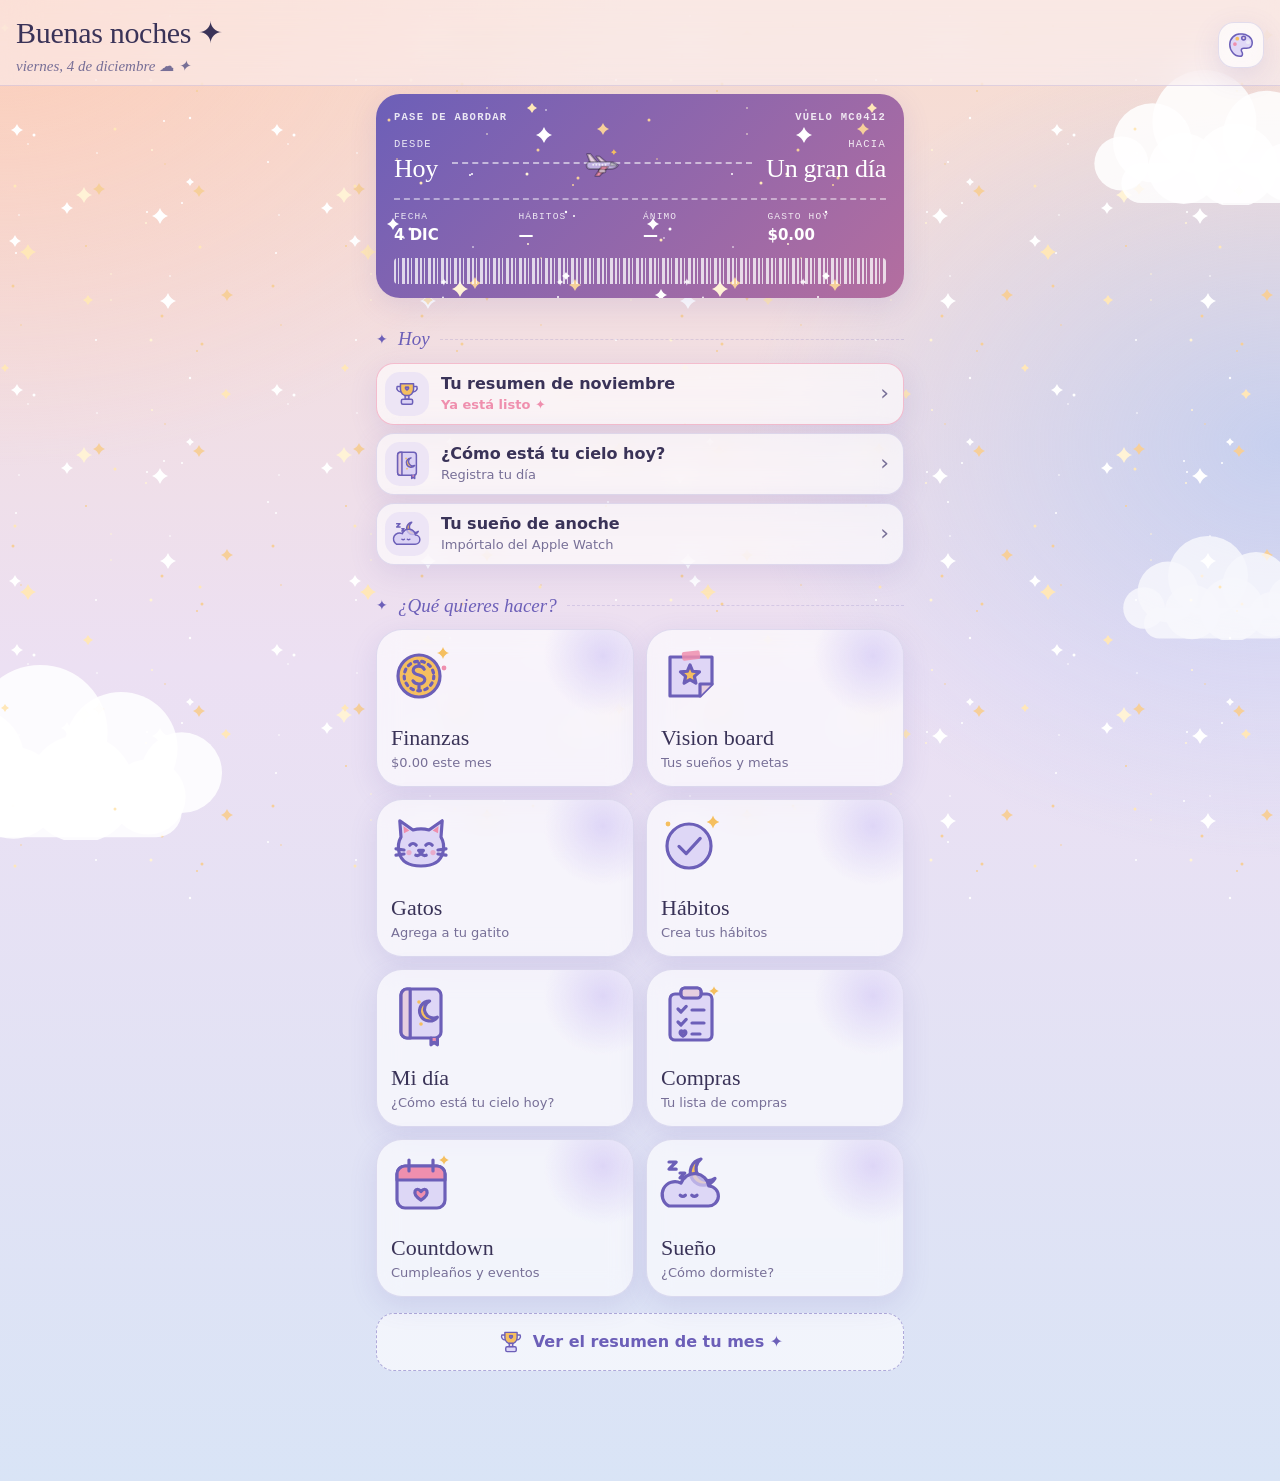
<file: docs/index.html>
<!doctype html>
<html lang="es" data-root="./">
<head>
<meta charset="utf-8">
<meta name="viewport" content="width=device-width, initial-scale=1, viewport-fit=cover">
<title>Mi cielo</title>
<meta name="robots" content="noindex, nofollow">
<meta name="theme-color" content="#efe6f3">
<meta name="apple-mobile-web-app-capable" content="yes">
<meta name="mobile-web-app-capable" content="yes">
<meta name="apple-mobile-web-app-title" content="Mi cielo">
<link rel="manifest" href="manifest.webmanifest">
<link rel="icon" href="icon.svg" type="image/svg+xml">
<link rel="apple-touch-icon" href="apple-touch-icon.png">
<link rel="stylesheet" href="shared/base.css">
<link rel="stylesheet" href="hub.css">
<script src="shared/theme-early.js"></script>
</head>
<body class="no-tabbar">
<header class="topbar">
  <div class="titles">
    <h1 id="title">Hola</h1>
    <p class="subtitle" id="subtitle"></p>
  </div>
  <a class="home-btn" href="ajustes/" data-nav aria-label="Ajustes"><span data-icon="tab_ajustes"></span></a>
</header>

<main>
  <section class="hero bp" id="hero" data-photo-card></section>

  <div id="today"></div>

  <h2>¿Qué quieres hacer?</h2>
  <nav class="tiles" id="tiles" aria-label="Secciones"></nav>

  <a class="month-link" href="resumen/" data-nav><span data-icon="trofeo"></span>Ver el resumen de tu mes ✦</a>
</main>

<script src="shared/icons.js"></script>
<script src="shared/core.js"></script>
<script src="hub.js"></script>
</body>
</html>
</file>
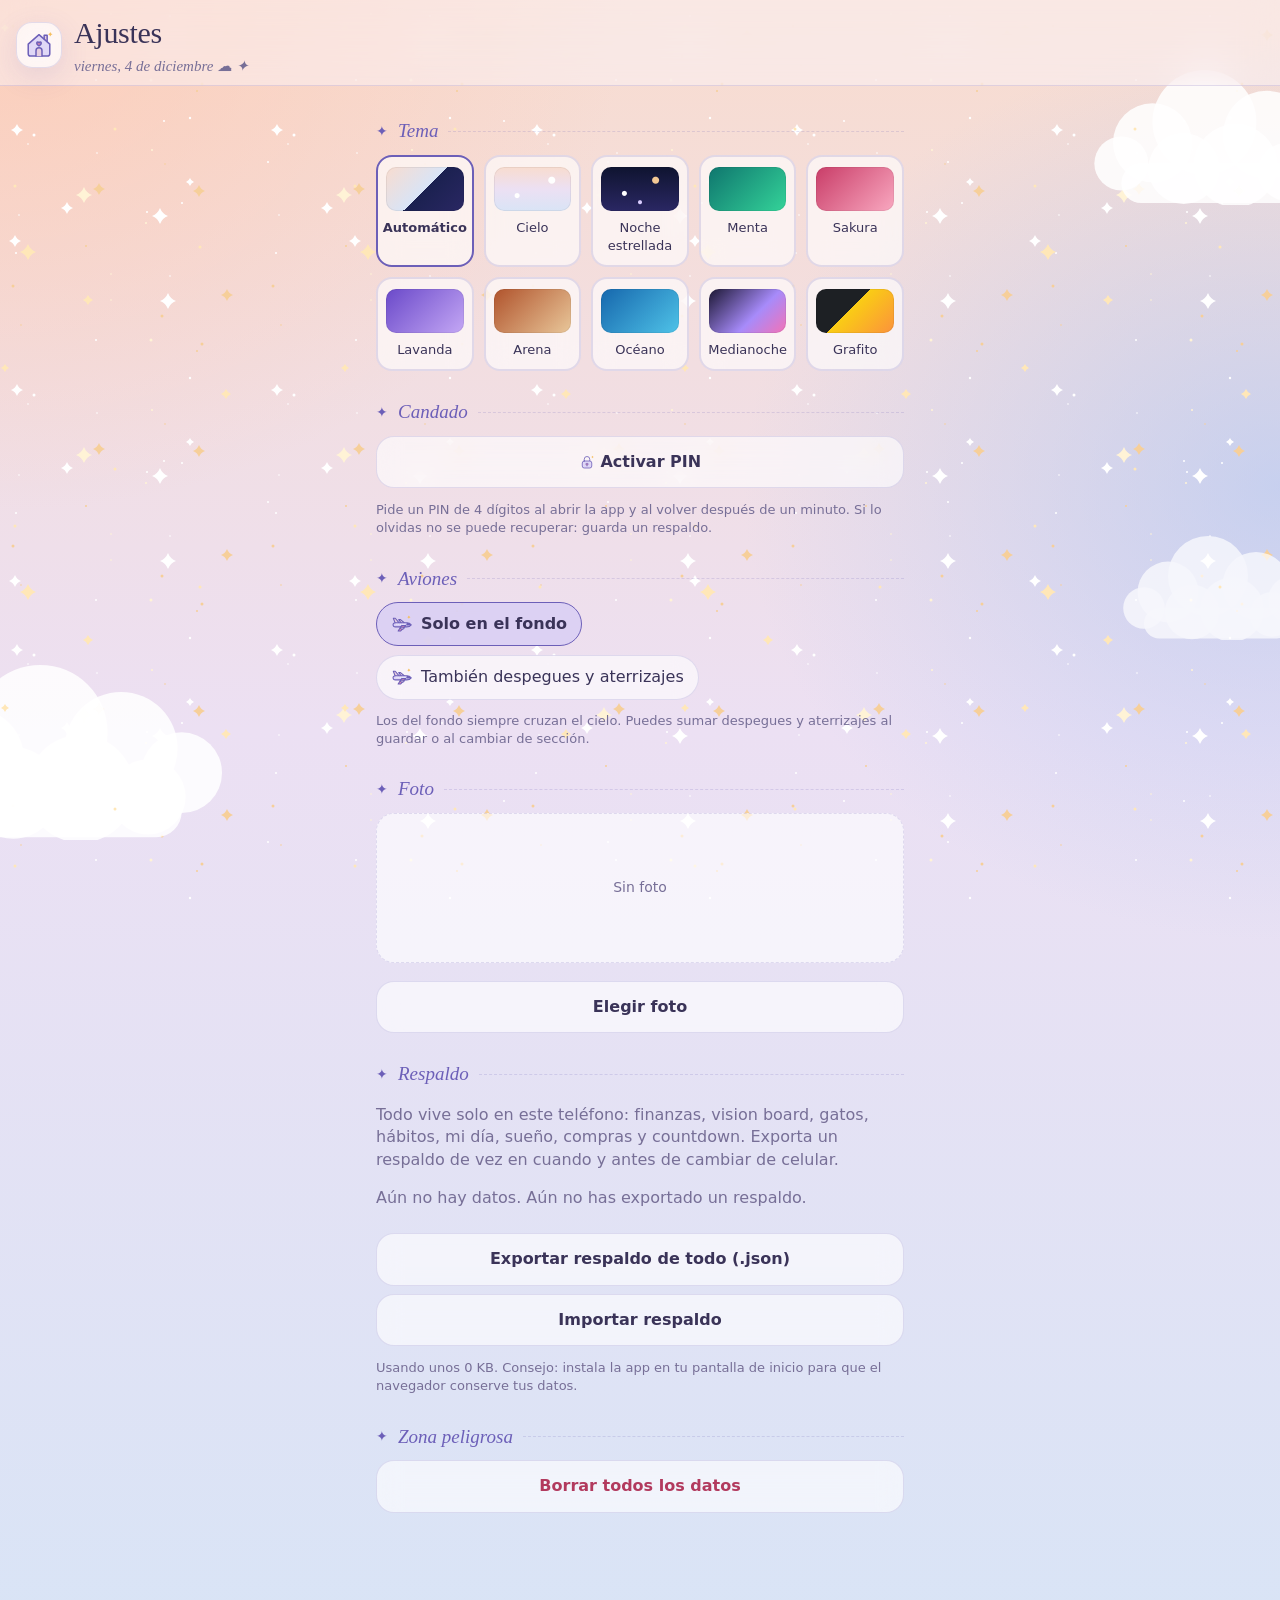
<file: docs/ajustes/index.html>
<!doctype html>
<html lang="es" data-root="../">
<head>
<meta charset="utf-8">
<meta name="viewport" content="width=device-width, initial-scale=1, viewport-fit=cover">
<title>Ajustes · Mi cielo</title>
<meta name="robots" content="noindex, nofollow">
<meta name="theme-color" content="#efe6f3">
<meta name="apple-mobile-web-app-capable" content="yes">
<meta name="mobile-web-app-capable" content="yes">
<meta name="apple-mobile-web-app-title" content="Mi cielo">
<link rel="manifest" href="../manifest.webmanifest">
<link rel="icon" href="../icon.svg" type="image/svg+xml">
<link rel="apple-touch-icon" href="../apple-touch-icon.png">
<link rel="stylesheet" href="../shared/base.css">
<script src="../shared/theme-early.js"></script>
</head>
<body class="no-tabbar">
<header class="topbar">
  <a class="home-btn" href="../" data-nav aria-label="Volver al inicio"><span data-icon="casa"></span></a>
  <div class="titles">
    <h1>Ajustes</h1>
    <p class="subtitle" id="subtitle"></p>
  </div>
</header>

<main>
  <h2>Tema</h2>
  <div class="themes" id="themes"></div>

  <h2>Candado</h2>
  <div id="lockAdmin"></div>
  <p class="muted small">Pide un PIN de 4 dígitos al abrir la app y al volver después de un minuto. Si lo olvidas no se puede recuperar: guarda un respaldo.</p>

  <h2>Aviones</h2>
  <div class="chips" id="planes"></div>
  <p class="muted small">Los del fondo siempre cruzan el cielo. Puedes sumar despegues y aterrizajes al guardar o al cambiar de sección.</p>

  <h2>Foto</h2>
  <div class="photo-admin">
    <div class="photo-preview" id="photoPreview"></div>
    <div class="stack" id="photoControls"></div>
    <input type="file" id="photoFile" accept="image/*" hidden>
  </div>

  <h2>Respaldo</h2>
  <p class="muted">Todo vive solo en este teléfono: finanzas, vision board, gatos, hábitos, mi día, sueño, compras y countdown. Exporta un respaldo de vez en cuando y antes de cambiar de celular.</p>
  <p class="muted" id="backupInfo"></p>
  <div class="stack">
    <button type="button" class="btn" id="exportJson">Exportar respaldo de todo (.json)</button>
    <button type="button" class="btn" id="importJson">Importar respaldo</button>
    <input type="file" id="importFile" accept="application/json,.json" hidden>
  </div>
  <p class="muted small" id="storageInfo"></p>

  <h2>Zona peligrosa</h2>
  <button type="button" class="btn danger" id="wipe">Borrar todos los datos</button>
</main>

<script src="../shared/icons.js"></script>
<script src="../shared/core.js"></script>
<script src="ajustes.js"></script>
</body>
</html>
</file>
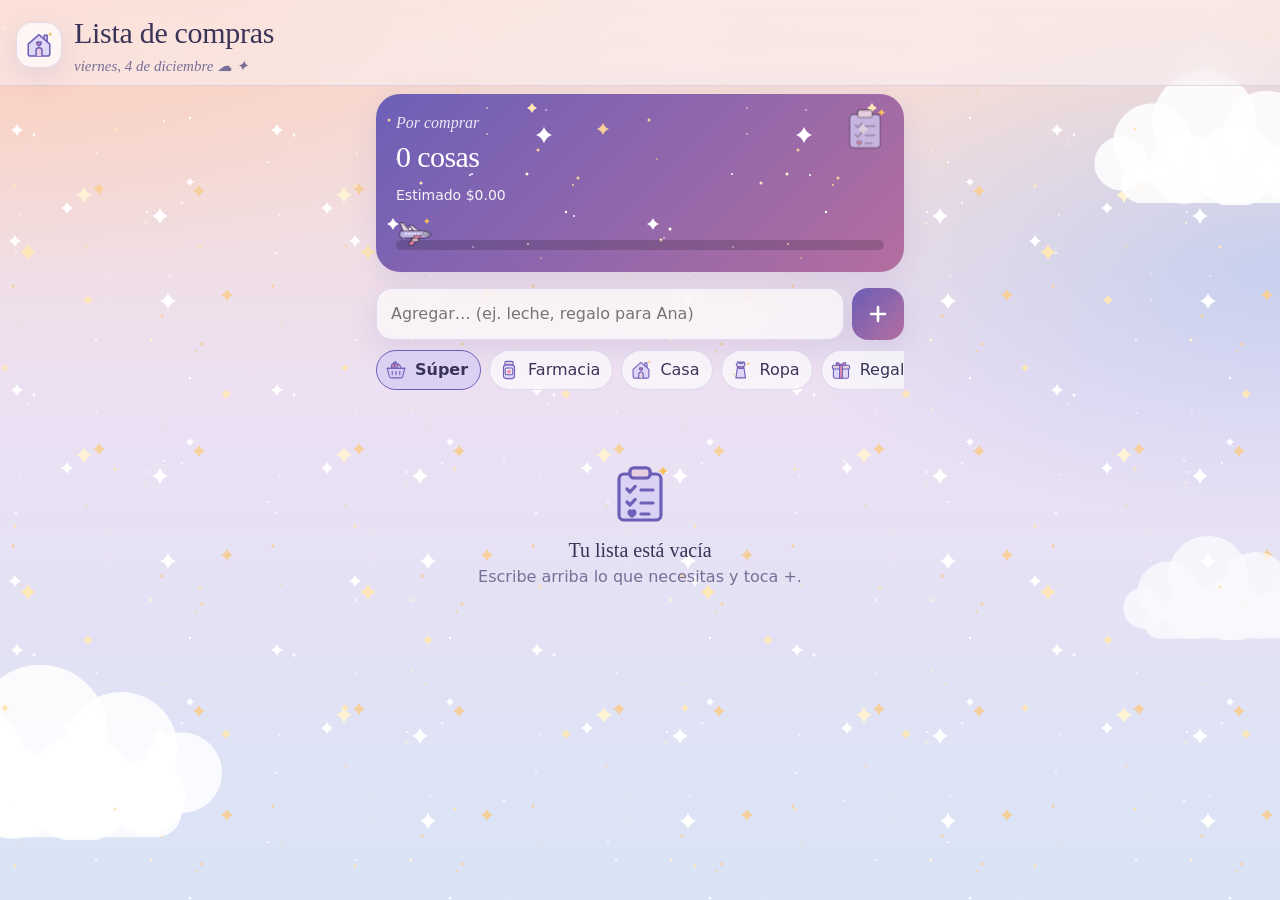
<file: docs/compras/index.html>
<!doctype html>
<html lang="es" data-root="../">
<head>
<meta charset="utf-8">
<meta name="viewport" content="width=device-width, initial-scale=1, viewport-fit=cover">
<title>Compras · Mi cielo</title>
<meta name="robots" content="noindex, nofollow">
<meta name="theme-color" content="#efe6f3">
<meta name="apple-mobile-web-app-capable" content="yes">
<meta name="mobile-web-app-capable" content="yes">
<meta name="apple-mobile-web-app-title" content="Mi cielo">
<link rel="manifest" href="../manifest.webmanifest">
<link rel="icon" href="../icon.svg" type="image/svg+xml">
<link rel="apple-touch-icon" href="../apple-touch-icon.png">
<link rel="stylesheet" href="../shared/base.css">
<link rel="stylesheet" href="compras.css">
<script src="../shared/theme-early.js"></script>
</head>
<body class="no-tabbar">
<header class="topbar">
  <a class="home-btn" href="../" data-nav aria-label="Volver al inicio"><span data-icon="casa"></span></a>
  <div class="titles">
    <h1>Lista de compras</h1>
    <p class="subtitle" id="subtitle"></p>
  </div>
</header>

<main>
  <section class="hero shop-hero" id="hero" data-photo-card></section>

  <form class="quick" id="quick" autocomplete="off">
    <input id="qName" placeholder="Agregar… (ej. leche, regalo para Ana)" enterkeyhint="done" aria-label="Agregar a la lista">
    <button type="submit" class="quick-add" aria-label="Agregar"><svg viewBox="0 0 24 24"><path d="M12 5v14M5 12h14"/></svg></button>
  </form>
  <div class="chips cats" id="qCats"></div>

  <div class="chips filters" id="filters"></div>
  <div id="list"></div>
  <div id="cart"></div>
</main>

<script src="../shared/icons.js"></script>
<script src="../shared/core.js"></script>
<script src="compras.js"></script>
</body>
</html>
</file>
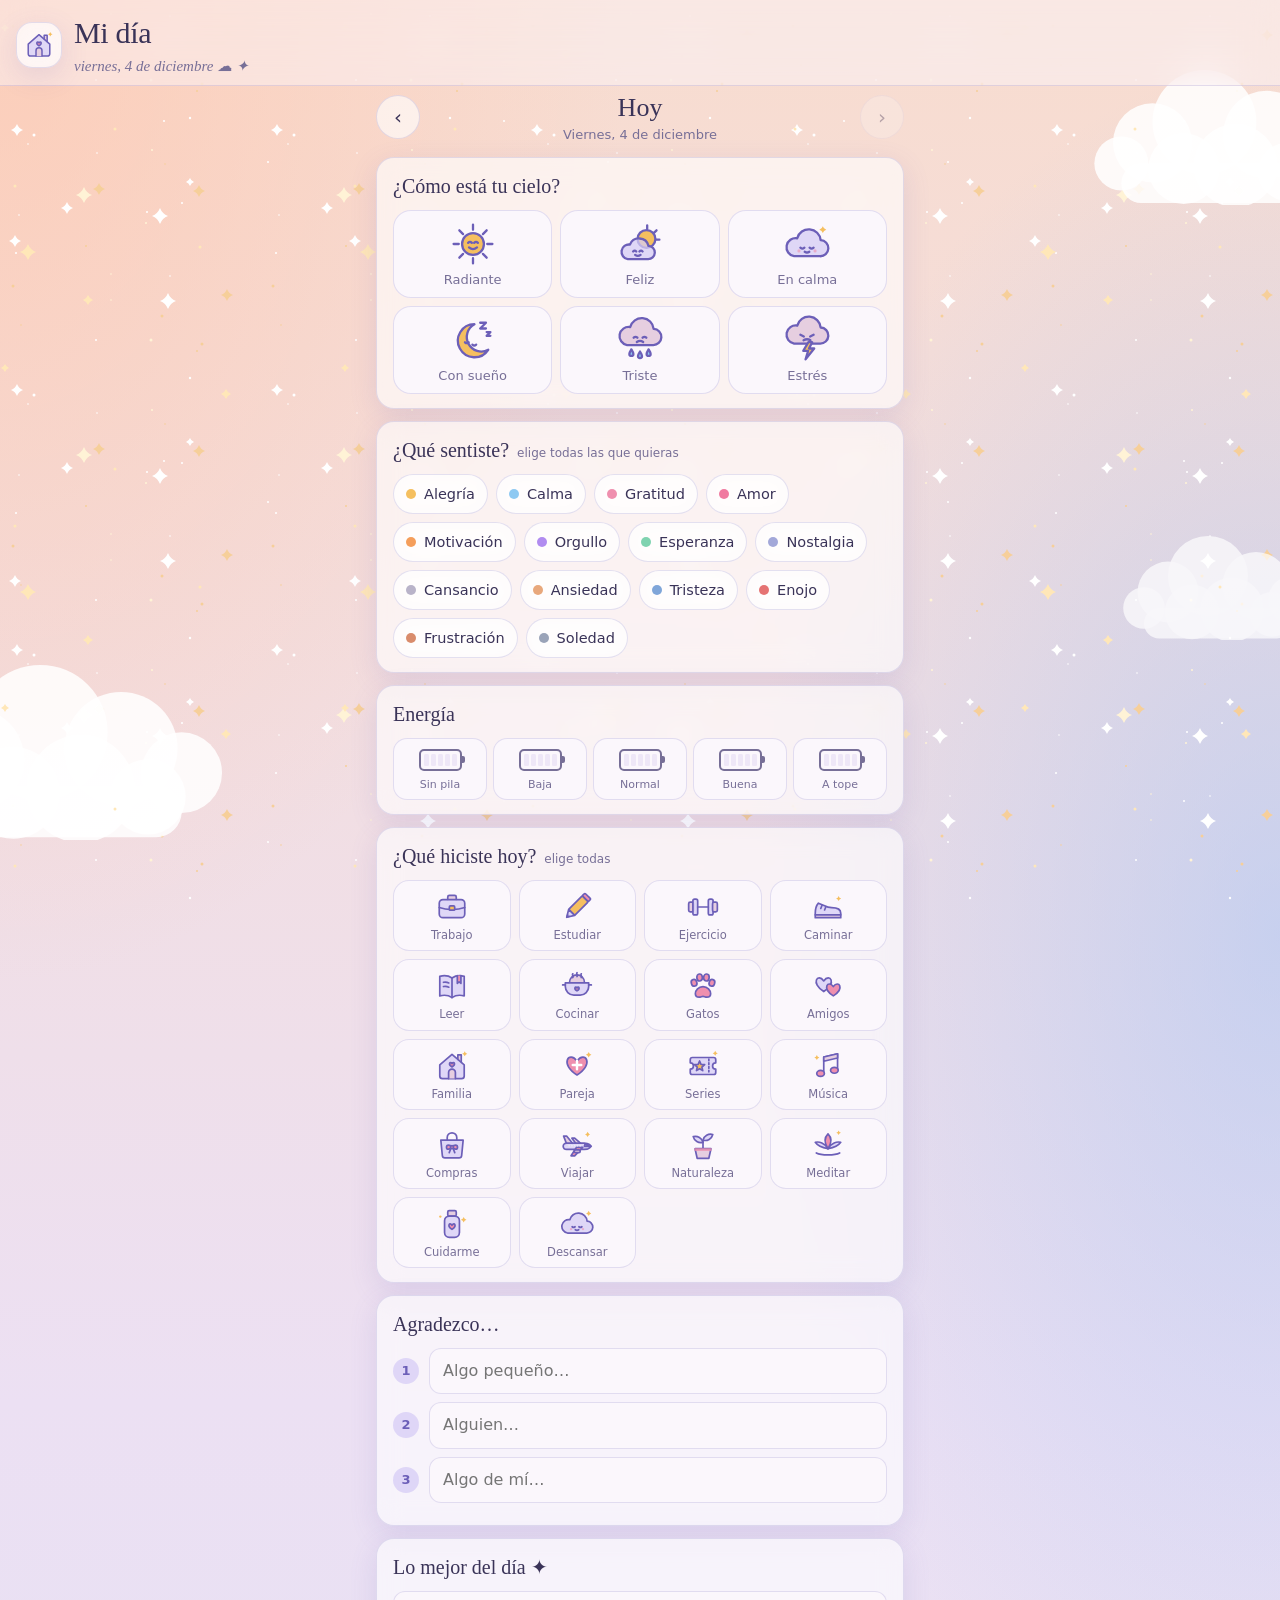
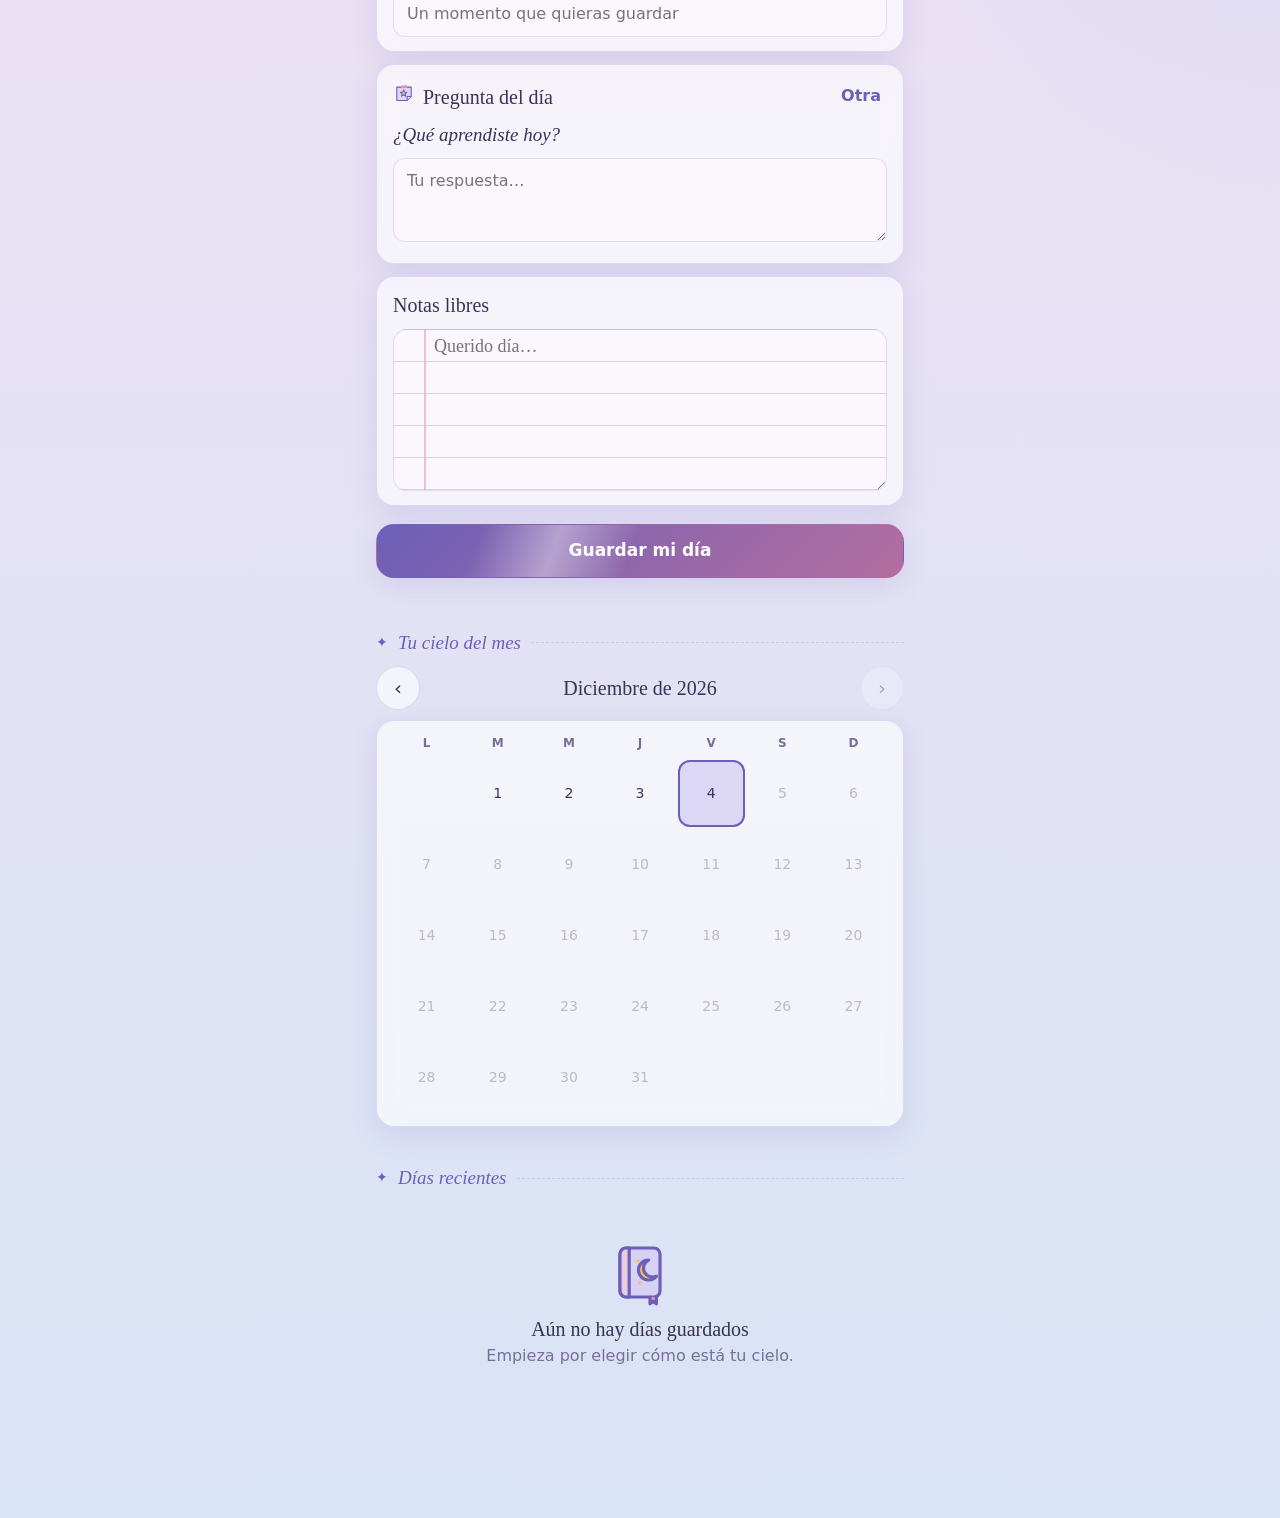
<file: docs/diario/index.html>
<!doctype html>
<html lang="es" data-root="../">
<head>
<meta charset="utf-8">
<meta name="viewport" content="width=device-width, initial-scale=1, viewport-fit=cover">
<title>Mi día · Mi cielo</title>
<meta name="robots" content="noindex, nofollow">
<meta name="theme-color" content="#efe6f3">
<meta name="apple-mobile-web-app-capable" content="yes">
<meta name="mobile-web-app-capable" content="yes">
<meta name="apple-mobile-web-app-title" content="Mi cielo">
<link rel="manifest" href="../manifest.webmanifest">
<link rel="icon" href="../icon.svg" type="image/svg+xml">
<link rel="apple-touch-icon" href="../apple-touch-icon.png">
<link rel="stylesheet" href="../shared/base.css">
<link rel="stylesheet" href="diario.css">
<script src="../shared/theme-early.js"></script>
</head>
<body class="no-tabbar">
<header class="topbar">
  <a class="home-btn" href="../" data-nav aria-label="Volver al inicio"><span data-icon="casa"></span></a>
  <div class="titles">
    <h1>Mi día</h1>
    <p class="subtitle" id="subtitle"></p>
  </div>
</header>

<main>
  <div class="day-head" id="dayHead"></div>
  <div id="form"></div>

  <div id="insights"></div>

  <h2>Tu cielo del mes</h2>
  <div class="month-nav" data-month-nav></div>
  <div class="card calendar" id="calendar"></div>
  <div class="mood-stats" id="moodStats"></div>

  <h2>Días recientes</h2>
  <div id="recent"></div>
</main>

<script src="../shared/icons.js"></script>
<script src="../shared/core.js"></script>
<script src="diario.js"></script>
</body>
</html>
</file>
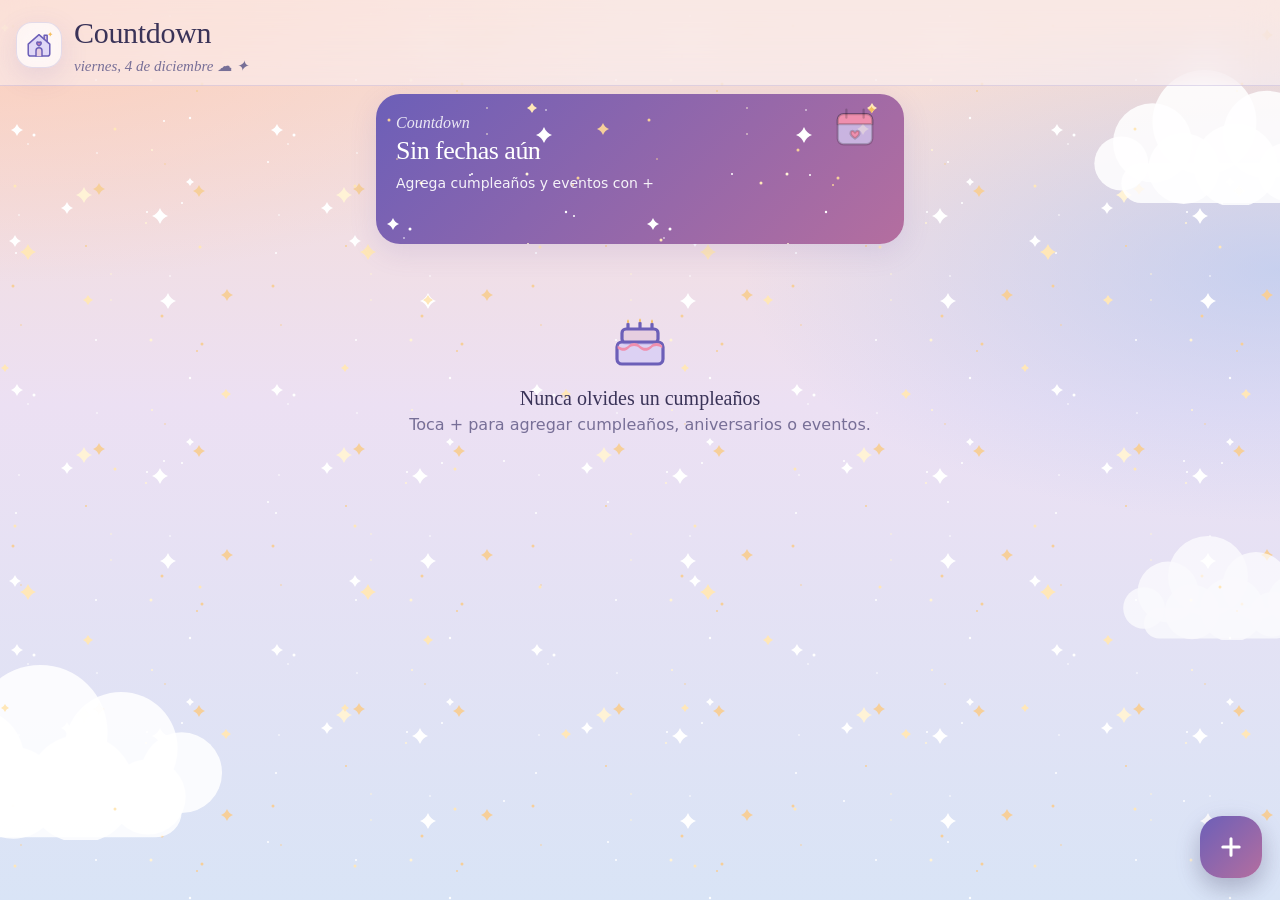
<file: docs/fechas/index.html>
<!doctype html>
<html lang="es" data-root="../">
<head>
<meta charset="utf-8">
<meta name="viewport" content="width=device-width, initial-scale=1, viewport-fit=cover">
<title>Countdown · Mi cielo</title>
<meta name="robots" content="noindex, nofollow">
<meta name="theme-color" content="#efe6f3">
<meta name="apple-mobile-web-app-capable" content="yes">
<meta name="mobile-web-app-capable" content="yes">
<meta name="apple-mobile-web-app-title" content="Mi cielo">
<link rel="manifest" href="../manifest.webmanifest">
<link rel="icon" href="../icon.svg" type="image/svg+xml">
<link rel="apple-touch-icon" href="../apple-touch-icon.png">
<link rel="stylesheet" href="../shared/base.css">
<link rel="stylesheet" href="fechas.css">
<script src="../shared/theme-early.js"></script>
</head>
<body class="no-tabbar">
<header class="topbar">
  <a class="home-btn" href="../" data-nav aria-label="Volver al inicio"><span data-icon="casa"></span></a>
  <div class="titles">
    <h1>Countdown</h1>
    <p class="subtitle" id="subtitle"></p>
  </div>
</header>

<main>
  <section class="hero next-hero" id="hero" data-photo-card></section>
  <div class="chips filters" id="filters"></div>
  <div id="list"></div>
</main>

<button type="button" class="fab" id="add" aria-label="Nueva fecha"><svg viewBox="0 0 24 24"><path d="M12 5v14M5 12h14"/></svg></button>

<script src="../shared/icons.js"></script>
<script src="../shared/core.js"></script>
<script src="fechas.js"></script>
</body>
</html>
</file>
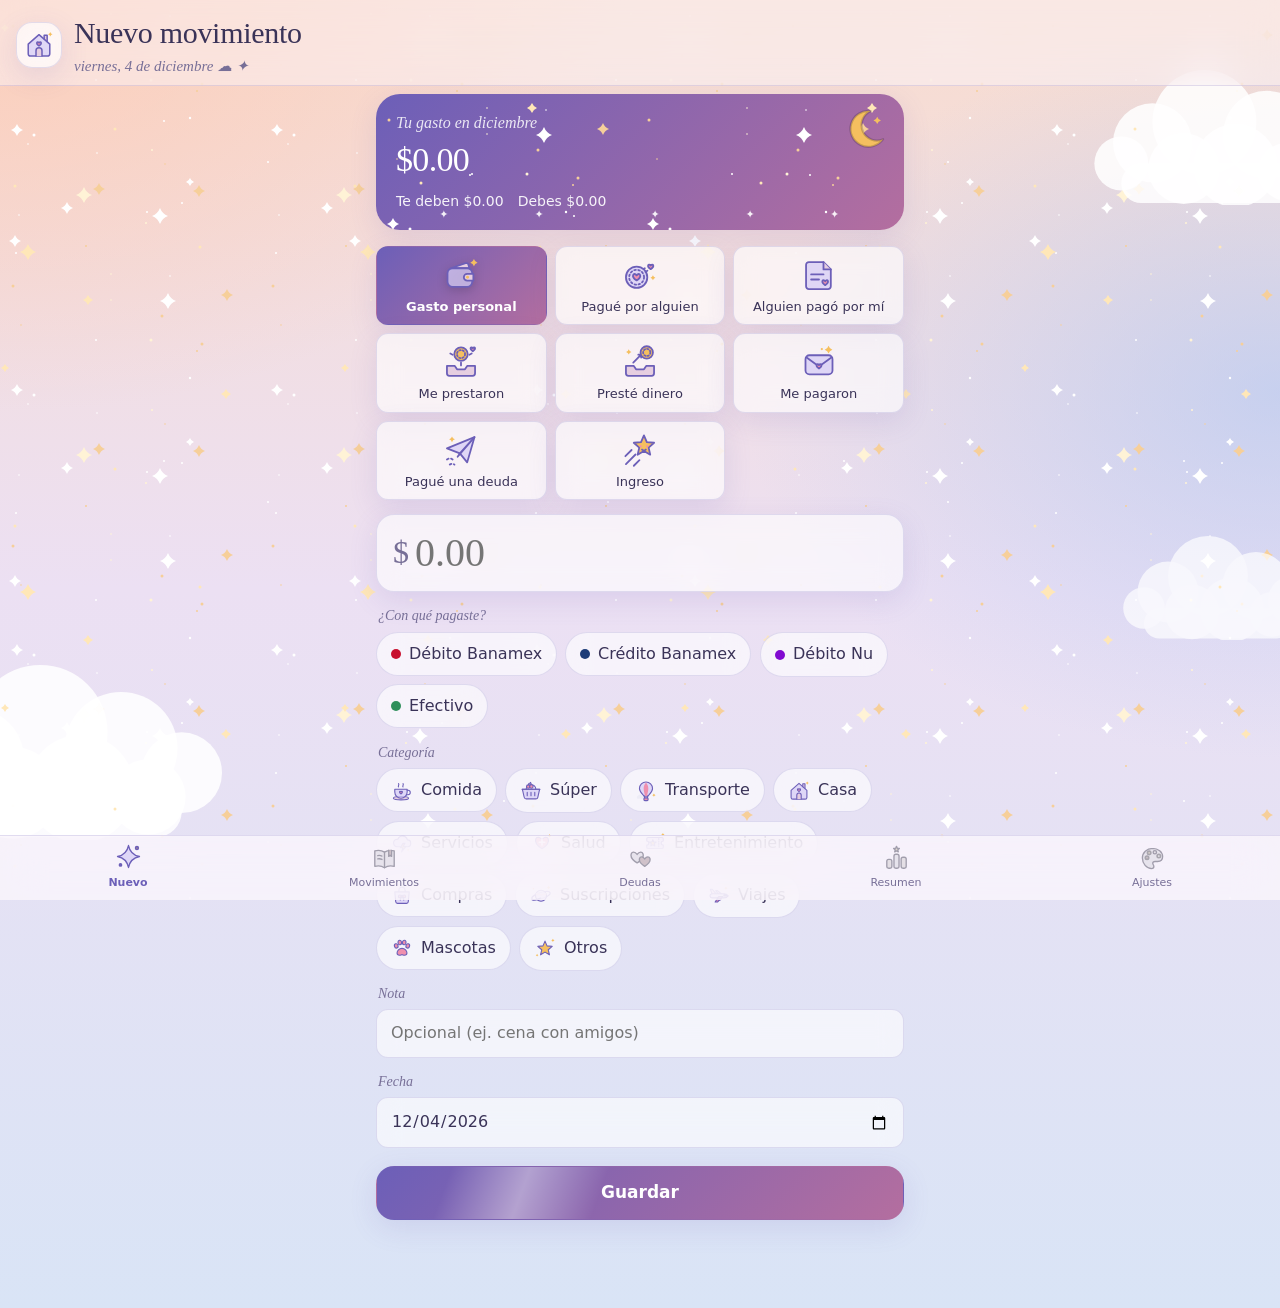
<file: docs/finanzas/index.html>
<!doctype html>
<html lang="es" data-root="../">
<head>
<meta charset="utf-8">
<meta name="viewport" content="width=device-width, initial-scale=1, viewport-fit=cover">
<title>Finanzas · Mi cielo</title>
<meta name="robots" content="noindex, nofollow">
<meta name="theme-color" content="#efe6f3">
<meta name="apple-mobile-web-app-capable" content="yes">
<meta name="mobile-web-app-capable" content="yes">
<meta name="apple-mobile-web-app-title" content="Mi cielo">
<link rel="manifest" href="../manifest.webmanifest">
<link rel="icon" href="../icon.svg" type="image/svg+xml">
<link rel="apple-touch-icon" href="../apple-touch-icon.png">
<link rel="stylesheet" href="../shared/base.css">
<link rel="stylesheet" href="finanzas.css">
<script src="../shared/theme-early.js"></script>
</head>
<body>
<header class="topbar">
  <a class="home-btn" href="../" data-nav aria-label="Volver al inicio"><span data-icon="casa"></span></a>
  <div class="titles">
    <h1 id="title">Nuevo movimiento</h1>
    <p class="subtitle" id="subtitle"></p>
  </div>
</header>

<main>
  <!-- NUEVO / EDITAR -->
  <section id="view-nuevo" class="view">
    <div class="hero" id="hero" data-photo-card></div>
    <div class="edit-banner" id="editBanner" hidden>
      <span>Editando movimiento</span>
      <button type="button" class="link" id="cancelEdit">Cancelar</button>
    </div>

    <div class="types" id="types" role="radiogroup" aria-label="Tipo de movimiento"></div>

    <label class="amount">
      <span class="currency">$</span>
      <input id="amount" inputmode="decimal" placeholder="0.00" autocomplete="off" aria-label="Monto">
    </label>

    <div class="field" data-field="card">
      <div class="label" id="cardLabel">¿Con qué pagaste?</div>
      <div class="chips" id="cards"></div>
    </div>

    <div class="field" data-field="person">
      <label class="label" for="person" id="personLabel">Persona</label>
      <input id="person" list="peopleList" placeholder="Nombre" autocomplete="off">
      <datalist id="peopleList"></datalist>
    </div>

    <div class="field" data-field="owed">
      <label class="label" for="owed">¿Cuánto te debe?</label>
      <div class="row">
        <input id="owed" inputmode="decimal" autocomplete="off">
        <button type="button" class="chip" data-owed="all">Todo</button>
        <button type="button" class="chip" data-owed="half">Mitad</button>
      </div>
      <div class="hint" id="owedHint"></div>
    </div>

    <div class="field" data-field="category">
      <div class="label" id="catLabel">Categoría</div>
      <div class="chips" id="categories"></div>
    </div>

    <div class="field">
      <label class="label" for="note">Nota</label>
      <input id="note" placeholder="Opcional (ej. cena con amigos)" autocomplete="off">
    </div>

    <div class="field">
      <label class="label" for="date">Fecha</label>
      <input id="date" type="date">
    </div>

    <button type="button" class="btn primary" id="save">Guardar</button>
    <button type="button" class="btn danger" id="delete" hidden>Eliminar movimiento</button>
  </section>

  <!-- MOVIMIENTOS -->
  <section id="view-movs" class="view" hidden>
    <div class="month-nav" data-month-nav></div>
    <div class="row filters">
      <select id="filterCard" aria-label="Filtrar por tarjeta"></select>
    </div>
    <div id="movList"></div>
  </section>

  <!-- DEUDAS -->
  <section id="view-deudas" class="view" hidden>
    <div class="totals" id="debtTotals"></div>
    <div class="debt-add">
      <button type="button" class="btn" data-newdebt="meprestaron"><span data-icon="meprestaron"></span>Me prestaron</button>
      <button type="button" class="btn" data-newdebt="preste"><span data-icon="preste"></span>Presté dinero</button>
    </div>
    <div id="debtList"></div>
  </section>

  <!-- RESUMEN -->
  <section id="view-resumen" class="view" hidden>
    <div class="month-nav" data-month-nav></div>
    <div id="summary"></div>
  </section>

  <!-- AJUSTES -->
  <section id="view-ajustes" class="view" hidden>
    <h2>Tarjetas y cuentas</h2>
    <div id="cardAdmin"></div>
    <button type="button" class="btn" id="addCard">+ Agregar tarjeta o cuenta</button>

    <h2>Exportar</h2>
    <button type="button" class="btn" id="exportCsv">Exportar movimientos a Excel (.csv)</button>

    <h2>Tema, foto y respaldo</h2>
    <p class="muted">Son generales para toda la app.</p>
    <a class="btn" href="../ajustes/" data-nav>Ir a Ajustes generales ›</a>
  </section>
</main>

<nav class="tabbar" id="tabbar">
  <button type="button" data-tab="nuevo" aria-label="Nuevo">
    <svg viewBox="0 0 24 24"><path d="M12 5v14M5 12h14"/></svg><span>Nuevo</span>
  </button>
  <button type="button" data-tab="movs" aria-label="Movimientos">
    <svg viewBox="0 0 24 24"><path d="M4 6h16M4 12h16M4 18h10"/></svg><span>Movimientos</span>
  </button>
  <button type="button" data-tab="deudas" aria-label="Deudas">
    <svg viewBox="0 0 24 24"><circle cx="9" cy="8" r="3.5"/><path d="M2.5 20c.8-3.5 3.4-5.5 6.5-5.5s5.7 2 6.5 5.5M16 11h6M19 8v6"/></svg><span>Deudas</span>
  </button>
  <button type="button" data-tab="resumen" aria-label="Resumen">
    <svg viewBox="0 0 24 24"><path d="M5 20V11M12 20V5M19 20v-6"/></svg><span>Resumen</span>
  </button>
  <button type="button" data-tab="ajustes" aria-label="Ajustes">
    <svg viewBox="0 0 24 24"><circle cx="12" cy="12" r="3"/><path d="M12 2.5v3M12 18.5v3M2.5 12h3M18.5 12h3M5.3 5.3l2.1 2.1M16.6 16.6l2.1 2.1M5.3 18.7l2.1-2.1M16.6 7.4l2.1-2.1"/></svg><span>Ajustes</span>
  </button>
</nav>

<script src="../shared/icons.js"></script>
<script src="../shared/core.js"></script>
<script src="app.js"></script>
</body>
</html>
</file>
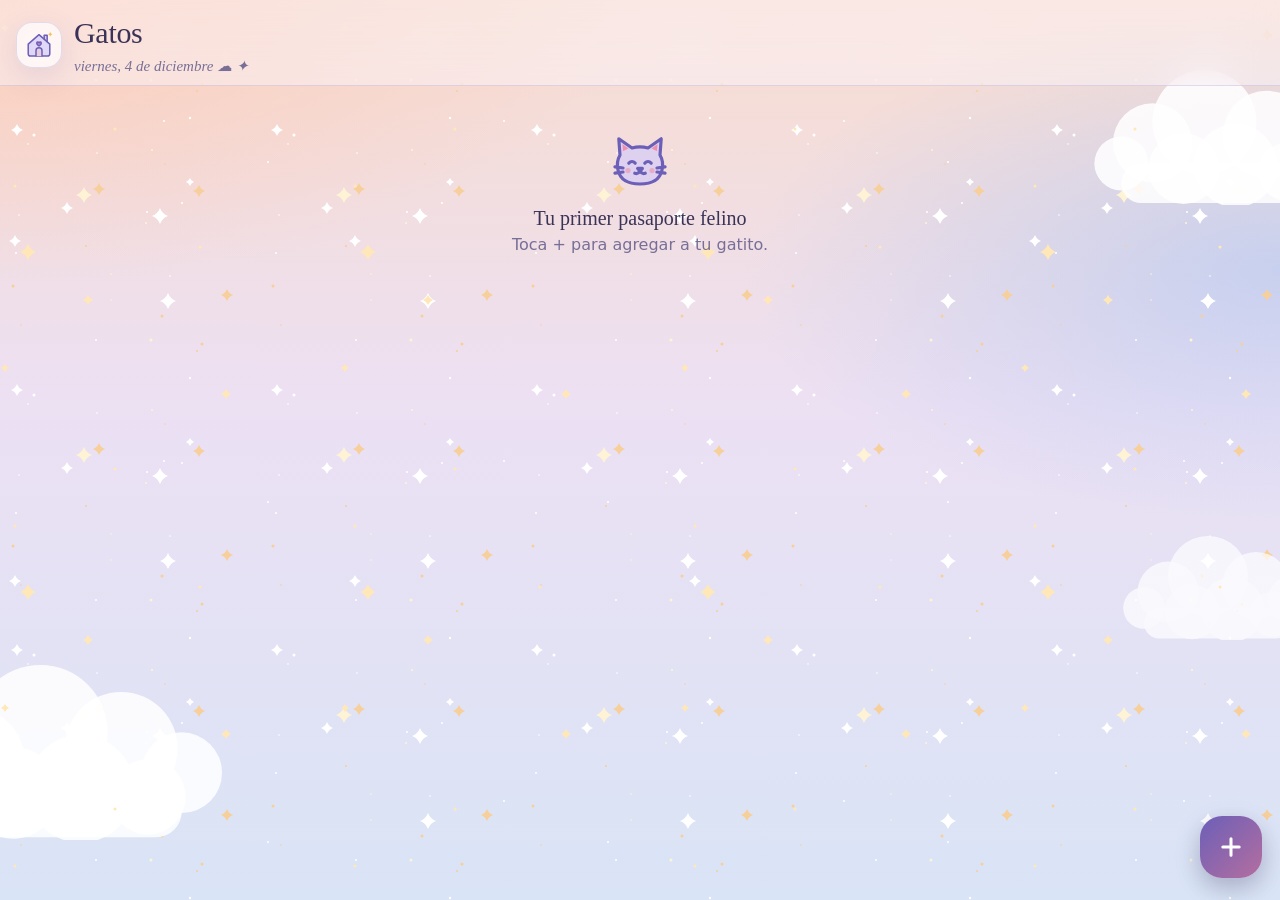
<file: docs/gatos/index.html>
<!doctype html>
<html lang="es" data-root="../">
<head>
<meta charset="utf-8">
<meta name="viewport" content="width=device-width, initial-scale=1, viewport-fit=cover">
<title>Gatos · Mi cielo</title>
<meta name="robots" content="noindex, nofollow">
<meta name="theme-color" content="#efe6f3">
<meta name="apple-mobile-web-app-capable" content="yes">
<meta name="mobile-web-app-capable" content="yes">
<meta name="apple-mobile-web-app-title" content="Mi cielo">
<link rel="manifest" href="../manifest.webmanifest">
<link rel="icon" href="../icon.svg" type="image/svg+xml">
<link rel="apple-touch-icon" href="../apple-touch-icon.png">
<link rel="stylesheet" href="../shared/base.css">
<link rel="stylesheet" href="gatos.css">
<script src="../shared/theme-early.js"></script>
</head>
<body class="no-tabbar">
<header class="topbar">
  <a class="home-btn" href="../" data-nav aria-label="Volver al inicio"><span data-icon="casa"></span></a>
  <div class="titles">
    <h1 id="title">Gatos</h1>
    <p class="subtitle" id="subtitle"></p>
  </div>
</header>

<main id="view"></main>

<button type="button" class="fab" id="add" aria-label="Agregar"><svg viewBox="0 0 24 24"><path d="M12 5v14M5 12h14"/></svg></button>

<script src="../shared/icons.js"></script>
<script src="../shared/core.js"></script>
<script src="gatos.js"></script>
</body>
</html>
</file>
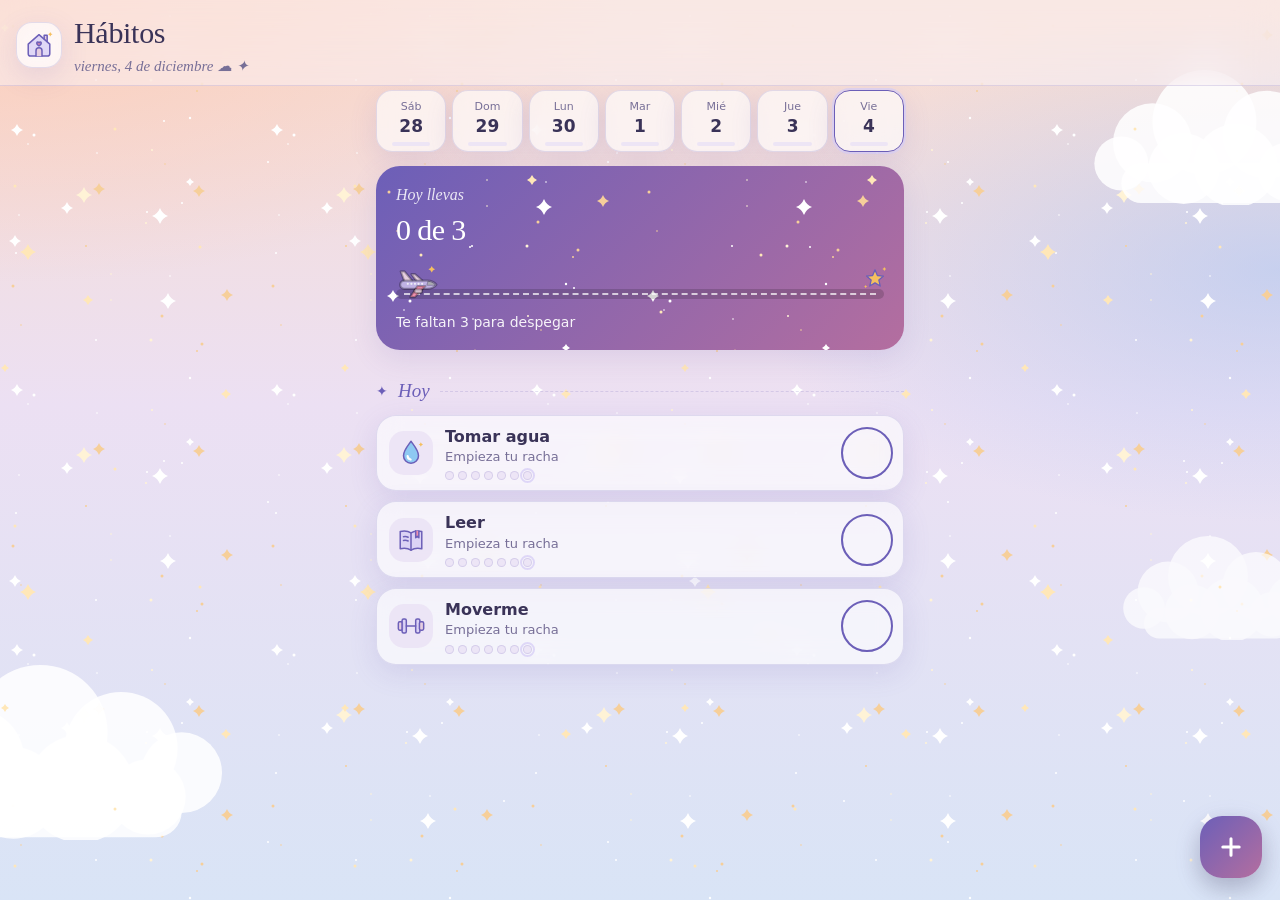
<file: docs/habitos/index.html>
<!doctype html>
<html lang="es" data-root="../">
<head>
<meta charset="utf-8">
<meta name="viewport" content="width=device-width, initial-scale=1, viewport-fit=cover">
<title>Hábitos · Mi cielo</title>
<meta name="robots" content="noindex, nofollow">
<meta name="theme-color" content="#efe6f3">
<meta name="apple-mobile-web-app-capable" content="yes">
<meta name="mobile-web-app-capable" content="yes">
<meta name="apple-mobile-web-app-title" content="Mi cielo">
<link rel="manifest" href="../manifest.webmanifest">
<link rel="icon" href="../icon.svg" type="image/svg+xml">
<link rel="apple-touch-icon" href="../apple-touch-icon.png">
<link rel="stylesheet" href="../shared/base.css">
<link rel="stylesheet" href="habitos.css">
<script src="../shared/theme-early.js"></script>
</head>
<body class="no-tabbar">
<header class="topbar">
  <a class="home-btn" href="../" data-nav aria-label="Volver al inicio"><span data-icon="casa"></span></a>
  <div class="titles">
    <h1>Hábitos</h1>
    <p class="subtitle" id="subtitle"></p>
  </div>
</header>

<main>
  <div class="week" id="week"></div>
  <section class="hero runway-card" id="hero" data-photo-card></section>
  <h2 id="listTitle">Hoy</h2>
  <div id="habits"></div>
</main>

<button type="button" class="fab" id="add" aria-label="Nuevo hábito"><svg viewBox="0 0 24 24"><path d="M12 5v14M5 12h14"/></svg></button>

<script src="../shared/icons.js"></script>
<script src="../shared/core.js"></script>
<script src="habitos.js"></script>
</body>
</html>
</file>
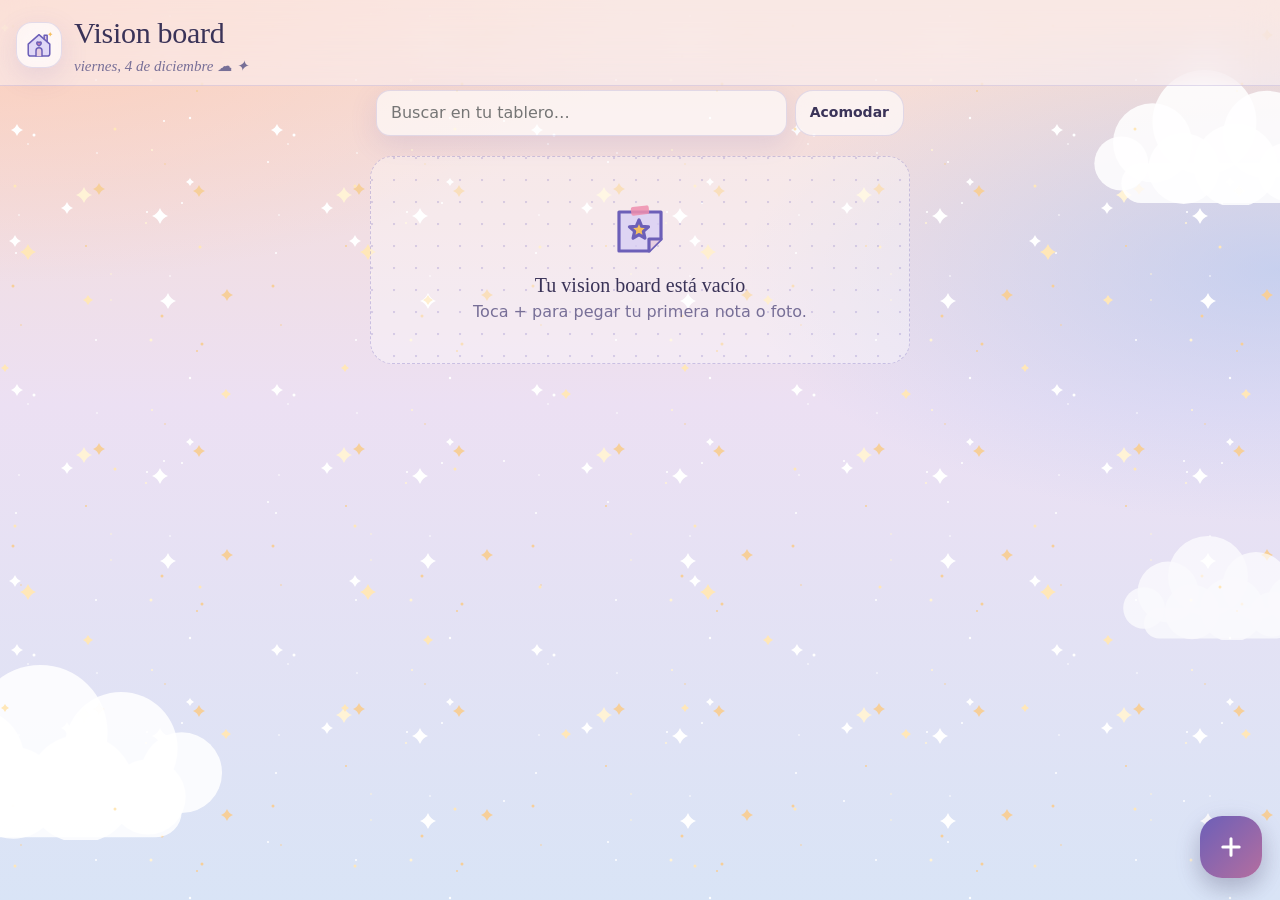
<file: docs/ideas/index.html>
<!doctype html>
<html lang="es" data-root="../">
<head>
<meta charset="utf-8">
<meta name="viewport" content="width=device-width, initial-scale=1, viewport-fit=cover">
<title>Vision board · Mi cielo</title>
<meta name="robots" content="noindex, nofollow">
<meta name="theme-color" content="#efe6f3">
<meta name="apple-mobile-web-app-capable" content="yes">
<meta name="mobile-web-app-capable" content="yes">
<meta name="apple-mobile-web-app-title" content="Mi cielo">
<link rel="manifest" href="../manifest.webmanifest">
<link rel="icon" href="../icon.svg" type="image/svg+xml">
<link rel="apple-touch-icon" href="../apple-touch-icon.png">
<link rel="stylesheet" href="../shared/base.css">
<link rel="stylesheet" href="ideas.css">
<script src="../shared/theme-early.js"></script>
</head>
<body class="no-tabbar">
<header class="topbar">
  <a class="home-btn" href="../" data-nav aria-label="Volver al inicio"><span data-icon="casa"></span></a>
  <div class="titles">
    <h1>Vision board</h1>
    <p class="subtitle" id="subtitle"></p>
  </div>
</header>

<main>
  <div class="board-tools">
    <input id="search" type="search" placeholder="Buscar en tu tablero…" autocomplete="off" aria-label="Buscar">
    <button type="button" class="btn small" id="arrange" title="Acomodar las notas">Acomodar</button>
  </div>
  <div class="chips filters" id="filters"></div>
  <p class="board-hint muted small" id="hint">Arrastra las notas a donde quieras. Toca una para girarla, editarla o marcarla.</p>
  <div class="board" id="board"></div>
</main>

<button type="button" class="fab" id="add" aria-label="Nueva nota"><svg viewBox="0 0 24 24"><path d="M12 5v14M5 12h14"/></svg></button>

<script src="../shared/icons.js"></script>
<script src="../shared/core.js"></script>
<script src="ideas.js"></script>
</body>
</html>
</file>
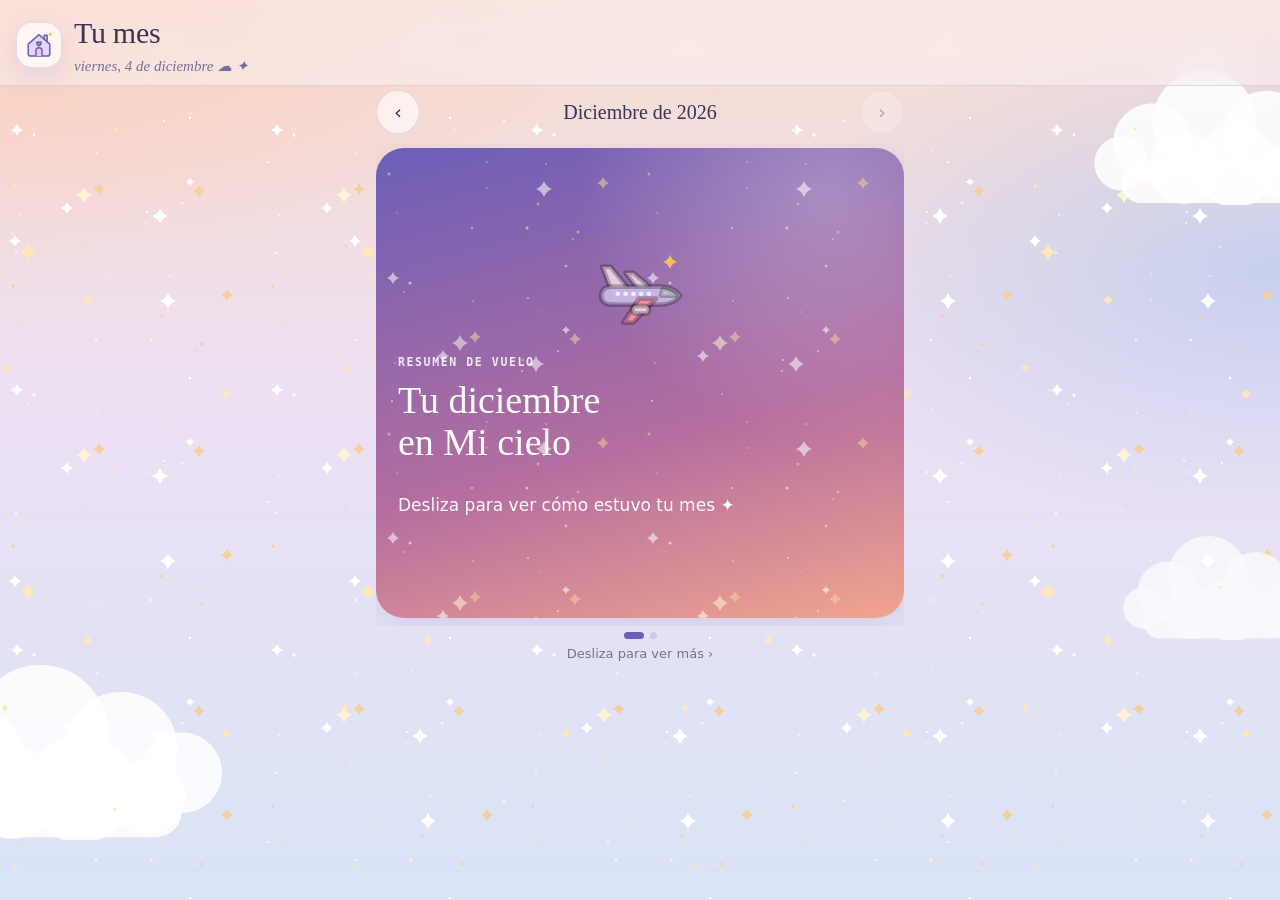
<file: docs/resumen/index.html>
<!doctype html>
<html lang="es" data-root="../">
<head>
<meta charset="utf-8">
<meta name="viewport" content="width=device-width, initial-scale=1, viewport-fit=cover">
<title>Tu mes · Mi cielo</title>
<meta name="robots" content="noindex, nofollow">
<meta name="theme-color" content="#efe6f3">
<meta name="apple-mobile-web-app-capable" content="yes">
<meta name="mobile-web-app-capable" content="yes">
<meta name="apple-mobile-web-app-title" content="Mi cielo">
<link rel="manifest" href="../manifest.webmanifest">
<link rel="icon" href="../icon.svg" type="image/svg+xml">
<link rel="apple-touch-icon" href="../apple-touch-icon.png">
<link rel="stylesheet" href="../shared/base.css">
<link rel="stylesheet" href="resumen.css">
<script src="../shared/theme-early.js"></script>
</head>
<body class="no-tabbar">
<header class="topbar">
  <a class="home-btn" href="../" data-nav aria-label="Volver al inicio"><span data-icon="casa"></span></a>
  <div class="titles">
    <h1>Tu mes</h1>
    <p class="subtitle" id="subtitle"></p>
  </div>
</header>

<main>
  <div class="month-nav" data-month-nav></div>
  <div class="stories" id="stories"></div>
  <div class="dots" id="dots"></div>
  <p class="muted small swipe-hint">Desliza para ver más ›</p>
</main>

<script src="../shared/icons.js"></script>
<script src="../shared/core.js"></script>
<script src="resumen.js"></script>
</body>
</html>
</file>
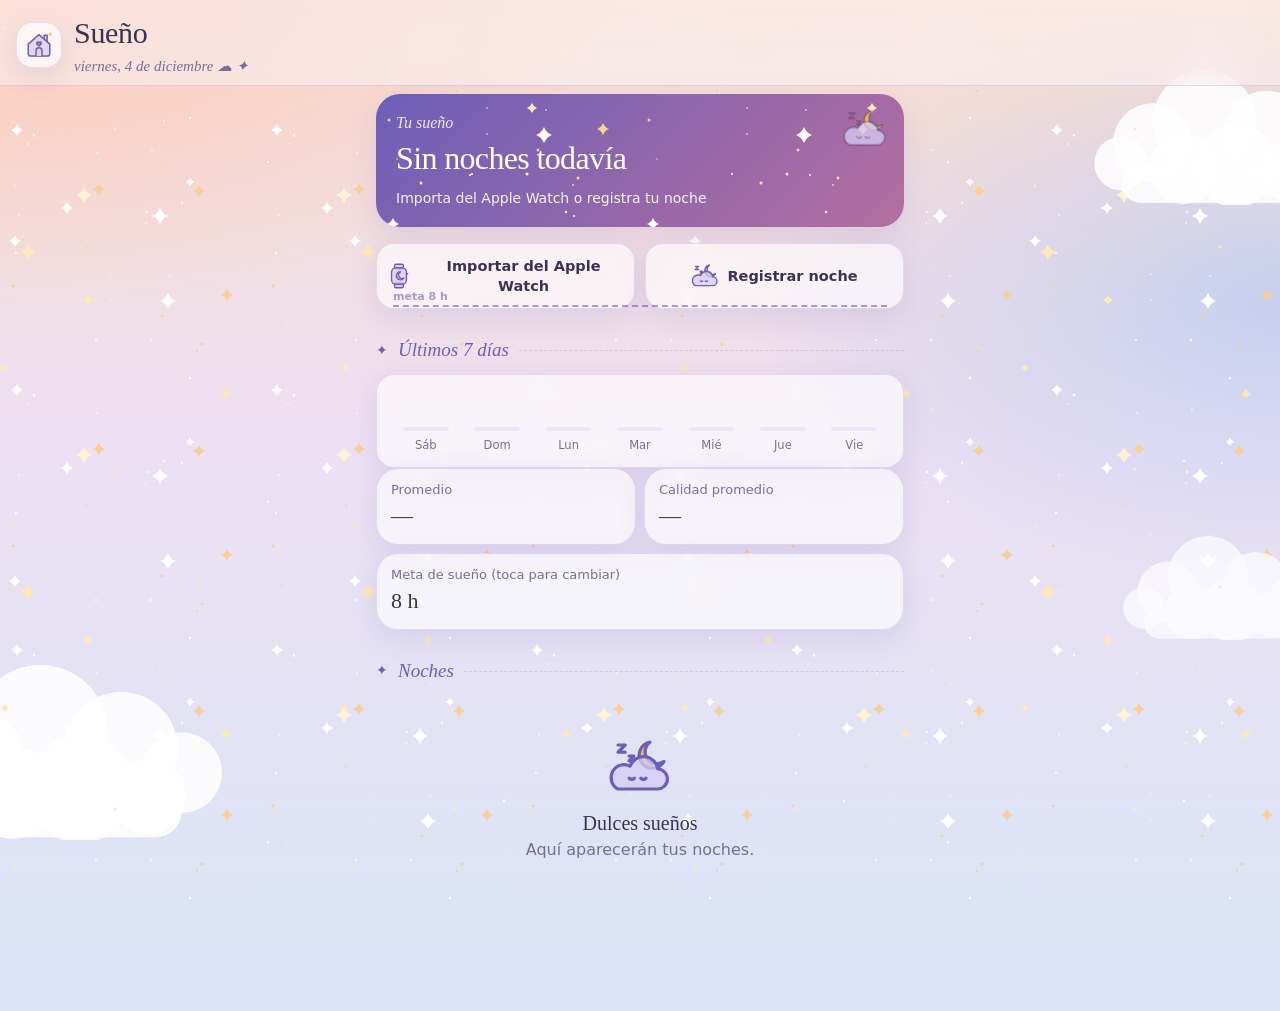
<file: docs/sueno/index.html>
<!doctype html>
<html lang="es" data-root="../">
<head>
<meta charset="utf-8">
<meta name="viewport" content="width=device-width, initial-scale=1, viewport-fit=cover">
<title>Sueño · Mi cielo</title>
<meta name="robots" content="noindex, nofollow">
<meta name="theme-color" content="#efe6f3">
<meta name="apple-mobile-web-app-capable" content="yes">
<meta name="mobile-web-app-capable" content="yes">
<meta name="apple-mobile-web-app-title" content="Mi cielo">
<link rel="manifest" href="../manifest.webmanifest">
<link rel="icon" href="../icon.svg" type="image/svg+xml">
<link rel="apple-touch-icon" href="../apple-touch-icon.png">
<link rel="stylesheet" href="../shared/base.css">
<link rel="stylesheet" href="sueno.css">
<script src="../shared/theme-early.js"></script>
</head>
<body class="no-tabbar">
<header class="topbar">
  <a class="home-btn" href="../" data-nav aria-label="Volver al inicio"><span data-icon="casa"></span></a>
  <div class="titles">
    <h1>Sueño</h1>
    <p class="subtitle" id="subtitle"></p>
  </div>
</header>

<main>
  <section class="hero sleep-hero" id="hero" data-photo-card></section>

  <div class="sleep-actions">
    <button type="button" class="btn" id="importWatch"><span data-icon="reloj"></span>Importar del Apple Watch</button>
    <button type="button" class="btn" id="addNight"><span data-icon="mod_sueno"></span>Registrar noche</button>
  </div>

  <div id="insights"></div>

  <h2>Últimos 7 días</h2>
  <div class="card week-chart" id="chart"></div>
  <div class="totals" id="stats"></div>

  <h2>Noches</h2>
  <div id="nights"></div>
</main>

<script src="../shared/icons.js"></script>
<script src="../shared/core.js"></script>
<script src="sueno.js"></script>
</body>
</html>
</file>
<file: docs/shared/base.css>
/* ================= Temas =================
   Cada tema define sus colores. "auto" usa Menta de día y
   Medianoche si el iPhone está en modo oscuro (ver app.js). */
:root,
[data-theme="menta"] {
  --bg: #eef7f4;
  --glow-1: rgba(52, 211, 153, .28);
  --glow-2: rgba(45, 212, 191, .22);
  --surface: rgba(255, 255, 255, .82);
  --surface-solid: #ffffff;
  --surface-2: #e2f0eb;
  --text: #12302a;
  --muted: #557069;
  --border: rgba(18, 48, 42, .10);
  --accent: #0f766e;
  --accent-2: #14917f;
  --accent-contrast: #ffffff;
  --accent-soft: #d3efe7;
  --out: #b42318;
  --in: #157f3d;
  --warn: #9a5b00;
  --shadow: 0 6px 24px rgba(15, 118, 110, .10);
  color-scheme: light;
}
[data-theme="sakura"] {
  --bg: #fff3f6;
  --glow-1: rgba(249, 168, 192, .40);
  --glow-2: rgba(253, 205, 170, .35);
  --surface: rgba(255, 255, 255, .82);
  --surface-solid: #ffffff;
  --surface-2: #fde5ec;
  --text: #3d1d2a;
  --muted: #8a5d6d;
  --border: rgba(61, 29, 42, .10);
  --accent: #c93d68;
  --accent-2: #e5658f;
  --accent-contrast: #ffffff;
  --accent-soft: #fde0e9;
  --out: #b4233f;
  --in: #2f7d4f;
  --warn: #a35a00;
  --shadow: 0 6px 24px rgba(201, 61, 104, .12);
  color-scheme: light;
}
[data-theme="lavanda"] {
  --bg: #f4f1fc;
  --glow-1: rgba(196, 167, 245, .40);
  --glow-2: rgba(165, 200, 250, .30);
  --surface: rgba(255, 255, 255, .80);
  --surface-solid: #ffffff;
  --surface-2: #e9e3fa;
  --text: #2a2342;
  --muted: #6e6690;
  --border: rgba(42, 35, 66, .10);
  --accent: #6a49c9;
  --accent-2: #8c6ce6;
  --accent-contrast: #ffffff;
  --accent-soft: #e7defb;
  --out: #b42346;
  --in: #22804f;
  --warn: #9a5b00;
  --shadow: 0 6px 24px rgba(106, 73, 201, .12);
  color-scheme: light;
}
[data-theme="arena"] {
  --bg: #f6efe4;
  --glow-1: rgba(233, 169, 107, .30);
  --glow-2: rgba(196, 180, 140, .30);
  --surface: rgba(255, 251, 245, .85);
  --surface-solid: #fffbf5;
  --surface-2: #efe3d2;
  --text: #3a2c20;
  --muted: #7d6a58;
  --border: rgba(58, 44, 32, .12);
  --accent: #b0532c;
  --accent-2: #cd7444;
  --accent-contrast: #ffffff;
  --accent-soft: #f4dfcc;
  --out: #a8321c;
  --in: #4f7a2e;
  --warn: #8f5a00;
  --shadow: 0 6px 24px rgba(120, 70, 30, .12);
  color-scheme: light;
}
[data-theme="oceano"] {
  --bg: #edf5fc;
  --glow-1: rgba(79, 195, 232, .30);
  --glow-2: rgba(120, 160, 245, .28);
  --surface: rgba(255, 255, 255, .82);
  --surface-solid: #ffffff;
  --surface-2: #dcebf8;
  --text: #102a40;
  --muted: #557089;
  --border: rgba(16, 42, 64, .10);
  --accent: #1667ad;
  --accent-2: #2289c8;
  --accent-contrast: #ffffff;
  --accent-soft: #d8e9f8;
  --out: #b42318;
  --in: #177a45;
  --warn: #9a5b00;
  --shadow: 0 6px 24px rgba(22, 103, 173, .12);
  color-scheme: light;
}
[data-theme="medianoche"] {
  --bg: #0f0c1d;
  --glow-1: rgba(167, 139, 250, .22);
  --glow-2: rgba(244, 114, 182, .16);
  --surface: rgba(30, 25, 54, .80);
  --surface-solid: #1c1733;
  --surface-2: #2a2448;
  --text: #ede9fc;
  --muted: #a39dc6;
  --border: rgba(237, 233, 252, .10);
  --accent: #a78bfa;
  --accent-2: #f472b6;
  --accent-contrast: #170f2c;
  --accent-soft: #2e2554;
  --out: #fb7185;
  --in: #4ade80;
  --warn: #fbbf24;
  --shadow: 0 6px 24px rgba(0, 0, 0, .35);
  color-scheme: dark;
}
[data-theme="grafito"] {
  --bg: #111315;
  --glow-1: rgba(250, 204, 21, .10);
  --glow-2: rgba(148, 163, 184, .10);
  --surface: rgba(29, 32, 36, .85);
  --surface-solid: #1d2024;
  --surface-2: #2a2e33;
  --text: #eceef0;
  --muted: #9aa1a9;
  --border: rgba(236, 238, 240, .09);
  --accent: #facc15;
  --accent-2: #fb923c;
  --accent-contrast: #1a1405;
  --accent-soft: #3a3418;
  --out: #f87171;
  --in: #4ade80;
  --warn: #fbbf24;
  --shadow: 0 6px 24px rgba(0, 0, 0, .4);
  color-scheme: dark;
}

:root { --radius: 18px; --tabbar-h: 64px; }

* { box-sizing: border-box; }
html { -webkit-text-size-adjust: 100%; background: var(--bg); }
body {
  margin: 0;
  min-height: 100vh;
  background:
    radial-gradient(60% 40% at 0% 0%, var(--glow-1), transparent 70%),
    radial-gradient(50% 35% at 100% 10%, var(--glow-2), transparent 70%),
    var(--bg);
  background-attachment: fixed;
  color: var(--text);
  font: 16px/1.4 ui-rounded, "SF Pro Rounded", system-ui, -apple-system, "Segoe UI", Roboto, sans-serif;
  -webkit-tap-highlight-color: transparent;
  transition: background-color .3s, color .3s;
}

/* Foto de fondo (opcional, elegida por el usuario) */
.photo-bg {
  position: fixed; inset: 0; z-index: 0; pointer-events: none; display: none;
  background: var(--photo) center / cover no-repeat;
}
.photo-bg::after { content: ""; position: absolute; inset: 0; background: var(--bg); opacity: var(--photo-veil, .65); }
body.photo-on .photo-bg { display: block; }
main { position: relative; z-index: 1; }

.hero.photo {
  background: linear-gradient(160deg, rgba(0,0,0,.50), rgba(0,0,0,.12) 70%), var(--photo) center / cover no-repeat;
  color: #fff; text-shadow: 0 1px 8px rgba(0,0,0,.35);
}
.hero.photo::before, .hero.photo::after { display: none; }

.photo-admin { display: grid; gap: 10px; }
.photo-preview {
  height: 150px; border-radius: var(--radius); border: 1px dashed var(--border);
  background: var(--surface) var(--photo) center / cover no-repeat;
  display: flex; align-items: center; justify-content: center; color: var(--muted); font-size: 14px;
}
.photo-admin .chips .chip { flex: 1; justify-content: center; }
.photo-admin input[type="range"] { width: 100%; accent-color: var(--accent); }

/* Tarjeta principal (inicio) */
.hero {
  position: relative; overflow: hidden;
  background: linear-gradient(135deg, var(--accent), var(--accent-2));
  color: var(--accent-contrast);
  border-radius: 24px; padding: 18px 20px; margin: 4px 0 16px;
  box-shadow: var(--shadow);
}
.hero::after {
  content: ""; position: absolute; right: -40px; top: -40px; width: 160px; height: 160px;
  border-radius: 50%; background: rgba(255, 255, 255, .14);
}
.hero::before {
  content: ""; position: absolute; right: 40px; bottom: -60px; width: 120px; height: 120px;
  border-radius: 50%; background: rgba(255, 255, 255, .08);
}
.hero .k { font-size: 14px; opacity: .85; }
.hero .v { font-size: 34px; font-weight: 700; letter-spacing: -0.02em; font-variant-numeric: tabular-nums; margin: 2px 0 8px; }
.hero .meta { display: flex; gap: 14px; flex-wrap: wrap; font-size: 14px; opacity: .92; position: relative; z-index: 1; }

/* Selector de tema */
.themes { display: grid; grid-template-columns: repeat(auto-fill, minmax(96px, 1fr)); gap: 10px; }
.theme-opt {
  border: 2px solid var(--border); background: var(--surface); border-radius: 16px;
  padding: 10px 8px; display: flex; flex-direction: column; align-items: center; gap: 8px; font-size: 13px;
}
.theme-opt .sw { width: 100%; height: 44px; border-radius: 10px; box-shadow: inset 0 0 0 1px rgba(0,0,0,.06); }
.theme-opt[aria-pressed="true"] { border-color: var(--accent); font-weight: 700; }
button, input, select { font: inherit; color: inherit; }
[hidden] { display: none !important; }

.topbar {
  position: sticky; top: 0; z-index: 5;
  background: color-mix(in srgb, var(--bg) 70%, transparent);
  -webkit-backdrop-filter: blur(16px); backdrop-filter: blur(16px);
  padding: calc(env(safe-area-inset-top) + 12px) 16px 8px;
}
.topbar h1 { margin: 0; font-size: 26px; letter-spacing: -0.02em; }

main {
  max-width: 560px; margin: 0 auto;
  padding: 4px 16px calc(var(--tabbar-h) + env(safe-area-inset-bottom) + 24px);
}
h2 { font-size: 15px; text-transform: uppercase; letter-spacing: .06em; color: var(--muted); margin: 28px 0 10px; }
.muted { color: var(--muted); }
.small { font-size: 13px; }

/* Tipo de movimiento */
.types { display: grid; grid-template-columns: repeat(3, 1fr); gap: 8px; margin: 4px 0 14px; }
.type {
  border: 1px solid var(--border); background: var(--surface); border-radius: 12px;
  padding: 10px 6px; font-size: 13px; line-height: 1.2; text-align: center; min-height: 54px;
}
.type b { display: block; font-size: 18px; margin-bottom: 2px; font-weight: 400; }
.type { box-shadow: var(--shadow); transition: transform .12s; }
.type:active, .chip:active, .btn:active { transform: scale(.97); }
.type[aria-checked="true"] { background: linear-gradient(135deg, var(--accent), var(--accent-2)); color: var(--accent-contrast); border-color: transparent; font-weight: 600; }

/* Monto */
.amount {
  display: flex; align-items: center; gap: 6px;
  background: var(--surface); border: 1px solid var(--border); border-radius: var(--radius);
  padding: 10px 16px; margin-bottom: 14px; box-shadow: var(--shadow);
}
.amount .currency { font-size: 32px; color: var(--muted); }
.amount input {
  border: 0; outline: 0; background: transparent; width: 100%;
  font-size: 40px; font-weight: 600; font-variant-numeric: tabular-nums; padding: 0;
}

.field { margin-bottom: 14px; }
.label { display: block; font-size: 13px; color: var(--muted); margin: 0 0 6px 2px; }
.field input, .field select, select {
  width: 100%; background: var(--surface); border: 1px solid var(--border);
  border-radius: 12px; padding: 12px 14px; min-height: 48px; outline: 0;
}
.field input:focus, select:focus, .amount:focus-within { border-color: var(--accent); }
.hint { font-size: 13px; color: var(--muted); margin: 6px 2px 0; }

.row { display: flex; gap: 8px; align-items: center; }
.row input { flex: 1; min-width: 0; }

.chips { display: flex; flex-wrap: wrap; gap: 8px; }
.chip {
  border: 1px solid var(--border); background: var(--surface); border-radius: 999px;
  padding: 10px 14px; min-height: 44px; display: inline-flex; align-items: center; gap: 8px;
  white-space: nowrap;
}
.chip[aria-pressed="true"] { background: var(--accent-soft); border-color: var(--accent); font-weight: 600; }
.dot { width: 10px; height: 10px; border-radius: 50%; flex: none; }

.btn {
  display: block; width: 100%; border: 1px solid var(--border); background: var(--surface);
  border-radius: var(--radius); padding: 14px; min-height: 50px; font-weight: 600; margin-top: 8px;
}
.btn.primary { background: linear-gradient(135deg, var(--accent), var(--accent-2)); color: var(--accent-contrast); border-color: transparent; font-size: 17px; margin-top: 18px; box-shadow: var(--shadow); }
.btn.danger { color: var(--out); }
.btn.small { display: inline-block; width: auto; padding: 8px 14px; min-height: 40px; margin: 0; font-size: 14px; }
.link { border: 0; background: none; color: var(--accent); font-weight: 600; padding: 6px; }
.stack { display: grid; gap: 0; }

.edit-banner {
  display: flex; justify-content: space-between; align-items: center;
  background: var(--accent-soft); border-radius: 12px; padding: 6px 8px 6px 14px; margin-bottom: 12px; font-weight: 600;
}

/* Navegación de mes */
.month-nav { display: flex; align-items: center; justify-content: space-between; margin-bottom: 10px; }
.month-nav strong { font-size: 17px; }
.month-nav strong::first-letter, .day::first-letter { text-transform: uppercase; }
.month-nav button {
  width: 44px; height: 44px; border-radius: 50%; border: 1px solid var(--border); background: var(--surface); font-size: 20px;
}
.filters { margin-bottom: 12px; }

/* Lista */
.day { font-size: 13px; color: var(--muted); margin: 16px 2px 6px; }
.list { background: var(--surface); border: 1px solid var(--border); border-radius: var(--radius); overflow: hidden; box-shadow: var(--shadow); }
.item {
  display: flex; gap: 12px; align-items: center; width: 100%; text-align: left;
  padding: 12px 14px; border: 0; background: none; border-top: 1px solid var(--border);
}
.item:first-child { border-top: 0; }
.item .main { flex: 1; min-width: 0; }
.item .t { font-weight: 600; overflow: hidden; text-overflow: ellipsis; white-space: nowrap; }
.item .s { font-size: 13px; color: var(--muted); overflow: hidden; text-overflow: ellipsis; white-space: nowrap; }
.item .amt { font-weight: 600; font-variant-numeric: tabular-nums; text-align: right; white-space: nowrap; }
.item .amt small { display: block; font-weight: 400; font-size: 12px; color: var(--muted); }
.out { color: var(--out); }
.in { color: var(--in); }
.neutral { color: var(--warn); }
.empty { text-align: center; color: var(--muted); padding: 40px 16px; }

/* Totales y tarjetas de resumen */
.totals { display: grid; grid-template-columns: 1fr 1fr; gap: 8px; margin-bottom: 14px; }
.stat { background: var(--surface); border: 1px solid var(--border); border-radius: var(--radius); padding: 12px 14px; box-shadow: var(--shadow); }
.stat .k { font-size: 13px; color: var(--muted); }
.stat .v { font-size: 22px; font-weight: 700; font-variant-numeric: tabular-nums; margin-top: 2px; }
.stat.wide { grid-column: 1 / -1; }

.bars { background: var(--surface); border: 1px solid var(--border); border-radius: var(--radius); padding: 6px 14px 12px; box-shadow: var(--shadow); }
.bar { margin-top: 10px; }
.bar .top { display: flex; justify-content: space-between; gap: 8px; font-size: 14px; }
.bar .top span:last-child { font-variant-numeric: tabular-nums; font-weight: 600; }
.bar .track { height: 8px; background: var(--surface-2); border-radius: 4px; margin-top: 4px; overflow: hidden; }
.bar .fill { height: 100%; background: linear-gradient(90deg, var(--accent), var(--accent-2)); border-radius: 4px; }

.person-actions { display: flex; gap: 8px; padding: 0 14px 12px; flex-wrap: wrap; }

/* Admin de tarjetas */
.card-row { display: flex; gap: 8px; align-items: center; padding: 10px 12px; border-top: 1px solid var(--border); }
.card-row:first-child { border-top: 0; }
.card-row input[type="text"] { flex: 1; min-width: 0; border: 1px solid var(--border); background: var(--surface-2); border-radius: 10px; padding: 8px 10px; min-height: 40px; }
.card-row select { width: 96px; flex: none; min-height: 40px; padding: 6px 8px; border-radius: 10px; }
.card-row input[type="color"] { width: 40px; height: 40px; padding: 0; border: 0; background: none; flex: none; }
.icon-btn { width: 40px; height: 40px; flex: none; border: 1px solid var(--border); background: var(--surface); border-radius: 10px; color: var(--out); font-size: 18px; }

/* Barra inferior */
.tabbar {
  position: fixed; left: 0; right: 0; bottom: 0; z-index: 10;
  display: grid; grid-template-columns: repeat(5, 1fr);
  background: color-mix(in srgb, var(--surface-solid) 78%, transparent);
  -webkit-backdrop-filter: blur(20px) saturate(1.4); backdrop-filter: blur(20px) saturate(1.4);
  border-top: 1px solid var(--border);
  padding-bottom: env(safe-area-inset-bottom);
}
.tabbar button {
  height: var(--tabbar-h); border: 0; background: none; color: var(--muted);
  display: flex; flex-direction: column; align-items: center; justify-content: center; gap: 3px; font-size: 11px;
}
.tabbar svg { width: 24px; height: 24px; fill: none; stroke: currentColor; stroke-width: 2; stroke-linecap: round; stroke-linejoin: round; }
.tabbar button[aria-current="page"] { color: var(--accent); font-weight: 600; }

.toast {
  position: fixed; left: 50%; bottom: calc(var(--tabbar-h) + env(safe-area-inset-bottom) + 16px);
  transform: translateX(-50%) translateY(20px); opacity: 0; pointer-events: none;
  background: var(--text); color: var(--surface-solid); padding: 10px 18px; border-radius: 999px; font-weight: 600;
  transition: opacity .2s, transform .2s; z-index: 20; max-width: calc(100% - 32px); text-align: center;
}
.toast.show { opacity: 1; transform: translateX(-50%) translateY(0); }


/* =========================================================
   Estilo "journal": temas Cielo y Noche estrellada
   Nubes y estrellas dibujadas en SVG (funcionan sin internet).
   ========================================================= */
[data-theme="cielo"] {
  --bg: #efe6f3;
  --glow-1: rgba(255, 196, 170, .60);
  --glow-2: rgba(166, 196, 245, .55);
  --surface: rgba(255, 255, 255, .62);
  --surface-solid: #fbf7fc;
  --surface-2: rgba(236, 228, 246, .9);
  --text: #3a3358;
  --muted: #776f97;
  --border: rgba(108, 95, 184, .18);
  --accent: #6c5fb8;
  --accent-2: #b46e9f;
  --accent-contrast: #ffffff;
  --accent-soft: rgba(214, 204, 245, .75);
  --out: #b23a5e;
  --in: #2f7d62;
  --warn: #a05a1c;
  --shadow: 0 8px 28px rgba(108, 95, 184, .14);
  --stars: url("data:image/svg+xml,%3Csvg xmlns='http://www.w3.org/2000/svg' width='260' height='260'%3E%3Ccircle cx='86' cy='246' r='1' fill='%23f6cf9a'/%3E%3Ccircle cx='170' cy='16' r='0.8' fill='%23ffffff'/%3E%3Ccircle cx='97' cy='153' r='0.8' fill='%23ffffff'/%3E%3Ccircle cx='13' cy='26' r='1.5' fill='%23f6cf9a'/%3E%3Ccircle cx='21' cy='65' r='0.8' fill='%23f6cf9a'/%3E%3Ccircle cx='19' cy='215' r='0.8' fill='%23ffffff'/%3E%3Ccircle cx='165' cy='164' r='0.8' fill='%23f6cf9a'/%3E%3Ccircle cx='16' cy='253' r='1' fill='%23ffffff'/%3E%3Ccircle cx='146' cy='223' r='1' fill='%23fff3d6'/%3E%3Ccircle cx='111' cy='40' r='0.8' fill='%23fff3d6'/%3E%3Ccircle cx='147' cy='212' r='1' fill='%23ffffff'/%3E%3Ccircle cx='152' cy='150' r='1' fill='%23fff3d6'/%3E%3Ccircle cx='28' cy='144' r='0.8' fill='%23ffffff'/%3E%3Ccircle cx='162' cy='56' r='1.5' fill='%23f6cf9a'/%3E%3Ccircle cx='202' cy='84' r='1.5' fill='%23f6cf9a'/%3E%3Ccircle cx='96' cy='80' r='1' fill='%23ffffff'/%3E%3Ccircle cx='182' cy='203' r='1' fill='%23ffffff'/%3E%3Ccircle cx='151' cy='80' r='1.5' fill='%23fff3d6'/%3E%3Ccircle cx='190' cy='118' r='1.2' fill='%23ffffff'/%3E%3Ccircle cx='34' cy='135' r='1.5' fill='%23ffffff'/%3E%3Ccircle cx='197' cy='91' r='1' fill='%23f6cf9a'/%3E%3Ccircle cx='111' cy='14' r='0.8' fill='%23fff3d6'/%3E%3Cpath d='M99 183 Q100.68 187.32 105 189 Q100.68 190.68 99 195 Q97.32 190.68 93 189 Q97.32 187.32 99 183Z' fill='%23f6cf9a'/%3E%3Cpath d='M160 208 Q162.24 213.76 168 216 Q162.24 218.24 160 224 Q157.76 218.24 152 216 Q157.76 213.76 160 208Z' fill='%23ffffff'/%3E%3Cpath d='M227 29 Q228.68 33.32 233 35 Q228.68 36.68 227 41 Q225.32 36.68 221 35 Q225.32 33.32 227 29Z' fill='%23f6cf9a'/%3E%3Cpath d='M190 178 Q191.12 180.88 194 182 Q191.12 183.12 190 186 Q188.88 183.12 186 182 Q188.88 180.88 190 178Z' fill='%23ffffff'/%3E%3Cpath d='M199 185 Q200.68 189.32 205 191 Q200.68 192.68 199 197 Q197.32 192.68 193 191 Q197.32 189.32 199 185Z' fill='%23f6cf9a'/%3E%3Cpath d='M84 187 Q86.24 192.76 92 195 Q86.24 197.24 84 203 Q81.76 197.24 76 195 Q81.76 192.76 84 187Z' fill='%23fff3d6'/%3E%3Cpath d='M17 124 Q18.68 128.32 23 130 Q18.68 131.68 17 136 Q15.32 131.68 11 130 Q15.32 128.32 17 124Z' fill='%23ffffff'/%3E%3Cpath d='M168 33 Q170.24 38.76 176 41 Q170.24 43.24 168 49 Q165.76 43.24 160 41 Q165.76 38.76 168 33Z' fill='%23ffffff'/%3E%3Cpath d='M67 202 Q68.68 206.32 73 208 Q68.68 209.68 67 214 Q65.32 209.68 61 208 Q65.32 206.32 67 202Z' fill='%23ffffff'/%3E%3C/svg%3E");
  --twinkle: url("data:image/svg+xml,%3Csvg xmlns='http://www.w3.org/2000/svg' width='340' height='340'%3E%3Ccircle cx='130' cy='207' r='1.5' fill='%23ffe7b8'/%3E%3Ccircle cx='45' cy='89' r='1.5' fill='%23ffe7b8'/%3E%3Ccircle cx='285' cy='146' r='1' fill='%23ffe7b8'/%3E%3Ccircle cx='285' cy='146' r='1.5' fill='%23ffe7b8'/%3E%3Ccircle cx='198' cy='122' r='1' fill='%23ffffff'/%3E%3Ccircle cx='94' cy='81' r='1' fill='%23ffffff'/%3E%3Cpath d='M18 255 Q19.4 258.6 23 260 Q19.4 261.4 18 265 Q16.6 261.4 13 260 Q16.6 258.6 18 255Z' fill='%23ffe7b8'/%3E%3Cpath d='M156 9 Q157.4 12.6 161 14 Q157.4 15.4 156 19 Q154.6 15.4 151 14 Q154.6 12.6 156 9Z' fill='%23ffe7b8'/%3E%3Cpath d='M285 195 Q286.68 199.32 291 201 Q286.68 202.68 285 207 Q283.32 202.68 279 201 Q283.32 199.32 285 195Z' fill='%23ffffff'/%3E%3Cpath d='M275 324 Q276.12 326.88 279 328 Q276.12 329.12 275 332 Q273.88 329.12 271 328 Q273.88 326.88 275 324Z' fill='%23ffe7b8'/%3E%3Cpath d='M298 204 Q300.24 209.76 306 212 Q300.24 214.24 298 220 Q295.76 214.24 290 212 Q295.76 209.76 298 204Z' fill='%23ffe7b8'/%3E%3C/svg%3E");
  --cloud: url("data:image/svg+xml,%3Csvg xmlns='http://www.w3.org/2000/svg' viewBox='0 0 250 130'%3E%3Cg fill='%23ffffff' fill-opacity='0.85'%3E%3Ccircle cx='60' cy='70' r='38'/%3E%3Ccircle cx='110' cy='50' r='50'/%3E%3Ccircle cx='170' cy='62' r='42'/%3E%3Ccircle cx='215' cy='80' r='30'/%3E%3Ccircle cx='30' cy='90' r='26'/%3E%3Ccircle cx='140' cy='92' r='40'/%3E%3Ccircle cx='90' cy='95' r='34'/%3E%3Ccircle cx='190' cy='98' r='28'/%3E%3Crect x='30' y='90' width='185' height='38' rx='19'/%3E%3C/g%3E%3C/svg%3E");
  color-scheme: light;
}
[data-theme="nocheestrellada"] {
  --bg: #131936;
  --glow-1: rgba(160, 140, 255, .28);
  --glow-2: rgba(246, 201, 154, .16);
  --surface: rgba(32, 39, 82, .62);
  --surface-solid: #1d2350;
  --surface-2: rgba(44, 52, 104, .9);
  --text: #eef0ff;
  --muted: #a9b0da;
  --border: rgba(217, 204, 255, .16);
  --accent: #f3c894;
  --accent-2: #c9b2ff;
  --accent-contrast: #1a1838;
  --accent-soft: rgba(243, 200, 148, .18);
  --out: #ff8fa3;
  --in: #7fe0b0;
  --warn: #f6c99a;
  --shadow: 0 8px 28px rgba(0, 0, 0, .35);
  --stars: url("data:image/svg+xml,%3Csvg xmlns='http://www.w3.org/2000/svg' width='260' height='260'%3E%3Ccircle cx='104' cy='30' r='1.5' fill='%23d9ccff'/%3E%3Ccircle cx='19' cy='52' r='0.8' fill='%23fff1cf'/%3E%3Ccircle cx='116' cy='45' r='0.8' fill='%23f6c99a'/%3E%3Ccircle cx='157' cy='17' r='0.8' fill='%23ffffff'/%3E%3Ccircle cx='149' cy='42' r='0.8' fill='%23f6c99a'/%3E%3Ccircle cx='161' cy='10' r='0.8' fill='%23fff1cf'/%3E%3Ccircle cx='161' cy='100' r='1' fill='%23f6c99a'/%3E%3Ccircle cx='248' cy='92' r='1.2' fill='%23d9ccff'/%3E%3Ccircle cx='35' cy='33' r='1.5' fill='%23d9ccff'/%3E%3Ccircle cx='126' cy='127' r='1.2' fill='%23ffffff'/%3E%3Ccircle cx='40' cy='30' r='1.2' fill='%23f6c99a'/%3E%3Ccircle cx='126' cy='216' r='1' fill='%23ffffff'/%3E%3Ccircle cx='56' cy='247' r='1.2' fill='%23fff1cf'/%3E%3Ccircle cx='180' cy='143' r='0.8' fill='%23f6c99a'/%3E%3Ccircle cx='254' cy='168' r='0.8' fill='%23f6c99a'/%3E%3Ccircle cx='136' cy='97' r='1' fill='%23f6c99a'/%3E%3Ccircle cx='201' cy='61' r='1.2' fill='%23fff1cf'/%3E%3Ccircle cx='160' cy='211' r='1' fill='%23fff1cf'/%3E%3Ccircle cx='213' cy='106' r='1' fill='%23fff1cf'/%3E%3Ccircle cx='136' cy='130' r='1.2' fill='%23ffffff'/%3E%3Ccircle cx='11' cy='206' r='1.2' fill='%23d9ccff'/%3E%3Ccircle cx='70' cy='53' r='1.2' fill='%23d9ccff'/%3E%3Ccircle cx='210' cy='243' r='1.2' fill='%23f6c99a'/%3E%3Ccircle cx='24' cy='60' r='0.8' fill='%23fff1cf'/%3E%3Ccircle cx='124' cy='54' r='1.2' fill='%23fff1cf'/%3E%3Ccircle cx='127' cy='163' r='0.8' fill='%23d9ccff'/%3E%3Ccircle cx='236' cy='171' r='1.2' fill='%23ffffff'/%3E%3Ccircle cx='217' cy='173' r='0.8' fill='%23d9ccff'/%3E%3Ccircle cx='204' cy='186' r='1' fill='%23d9ccff'/%3E%3Ccircle cx='231' cy='49' r='1.5' fill='%23f6c99a'/%3E%3Ccircle cx='26' cy='209' r='1.5' fill='%23d9ccff'/%3E%3Ccircle cx='106' cy='194' r='0.8' fill='%23fff1cf'/%3E%3Ccircle cx='47' cy='36' r='0.8' fill='%23fff1cf'/%3E%3Ccircle cx='155' cy='235' r='1.5' fill='%23fff1cf'/%3E%3Ccircle cx='160' cy='215' r='1.5' fill='%23f6c99a'/%3E%3Ccircle cx='43' cy='144' r='1' fill='%23ffffff'/%3E%3Ccircle cx='7' cy='208' r='0.8' fill='%23fff1cf'/%3E%3Ccircle cx='115' cy='256' r='1' fill='%23fff1cf'/%3E%3Ccircle cx='11' cy='68' r='1' fill='%23f6c99a'/%3E%3Ccircle cx='132' cy='65' r='1.2' fill='%23f6c99a'/%3E%3Cpath d='M151 114 Q152.4 117.6 156 119 Q152.4 120.4 151 124 Q149.6 120.4 146 119 Q149.6 117.6 151 114Z' fill='%23ffffff'/%3E%3Cpath d='M244 195 Q245.68 199.32 250 201 Q245.68 202.68 244 207 Q242.32 202.68 238 201 Q242.32 199.32 244 195Z' fill='%23d9ccff'/%3E%3Cpath d='M181 153 Q183.24 158.76 189 161 Q183.24 163.24 181 169 Q178.76 163.24 173 161 Q178.76 158.76 181 153Z' fill='%23fff1cf'/%3E%3Cpath d='M148 46 Q149.12 48.88 152 50 Q149.12 51.12 148 54 Q146.88 51.12 144 50 Q146.88 48.88 148 46Z' fill='%23d9ccff'/%3E%3Cpath d='M210 54 Q211.12 56.88 214 58 Q211.12 59.12 210 62 Q208.88 59.12 206 58 Q208.88 56.88 210 54Z' fill='%23fff1cf'/%3E%3Cpath d='M56 40 Q58.24 45.76 64 48 Q58.24 50.24 56 56 Q53.76 50.24 48 48 Q53.76 45.76 56 40Z' fill='%23ffffff'/%3E%3Cpath d='M154 21 Q155.68 25.32 160 27 Q155.68 28.68 154 33 Q152.32 28.68 148 27 Q152.32 25.32 154 21Z' fill='%23d9ccff'/%3E%3Cpath d='M212 206 Q213.12 208.88 216 210 Q213.12 211.12 212 214 Q210.88 211.12 208 210 Q210.88 208.88 212 206Z' fill='%23ffffff'/%3E%3Cpath d='M75 54 Q76.68 58.32 81 60 Q76.68 61.68 75 66 Q73.32 61.68 69 60 Q73.32 58.32 75 54Z' fill='%23ffffff'/%3E%3Cpath d='M209 29 Q211.24 34.76 217 37 Q211.24 39.24 209 45 Q206.76 39.24 201 37 Q206.76 34.76 209 29Z' fill='%23ffffff'/%3E%3C/svg%3E");
  --twinkle: url("data:image/svg+xml,%3Csvg xmlns='http://www.w3.org/2000/svg' width='340' height='340'%3E%3Ccircle cx='36' cy='230' r='1.2' fill='%23fff6dc'/%3E%3Ccircle cx='145' cy='235' r='1.5' fill='%23fff6dc'/%3E%3Ccircle cx='271' cy='136' r='1' fill='%23ffffff'/%3E%3Ccircle cx='74' cy='217' r='0.8' fill='%23ffffff'/%3E%3Ccircle cx='230' cy='165' r='0.8' fill='%23fff6dc'/%3E%3Ccircle cx='223' cy='41' r='1' fill='%23ffffff'/%3E%3Ccircle cx='66' cy='83' r='1.2' fill='%23fff6dc'/%3E%3Ccircle cx='133' cy='74' r='1.5' fill='%23fff6dc'/%3E%3Ccircle cx='52' cy='207' r='1.5' fill='%23fff6dc'/%3E%3Ccircle cx='118' cy='86' r='1.5' fill='%23ffffff'/%3E%3Cpath d='M185 222 Q186.4 225.6 190 227 Q186.4 228.4 185 232 Q183.6 228.4 180 227 Q183.6 225.6 185 222Z' fill='%23ffffff'/%3E%3Cpath d='M175 53 Q176.68 57.32 181 59 Q176.68 60.68 175 65 Q173.32 60.68 169 59 Q173.32 57.32 175 53Z' fill='%23fff6dc'/%3E%3Cpath d='M185 287 Q187.24 292.76 193 295 Q187.24 297.24 185 303 Q182.76 297.24 177 295 Q182.76 292.76 185 287Z' fill='%23ffffff'/%3E%3Cpath d='M21 202 Q22.68 206.32 27 208 Q22.68 209.68 21 214 Q19.32 209.68 15 208 Q19.32 206.32 21 202Z' fill='%23ffffff'/%3E%3Cpath d='M274 40 Q275.12 42.88 278 44 Q275.12 45.12 274 48 Q272.88 45.12 270 44 Q272.88 42.88 274 40Z' fill='%23fff6dc'/%3E%3Cpath d='M65 49 Q66.68 53.32 71 55 Q66.68 56.68 65 61 Q63.32 56.68 59 55 Q63.32 53.32 65 49Z' fill='%23ffffff'/%3E%3C/svg%3E");
  --cloud: url("data:image/svg+xml,%3Csvg xmlns='http://www.w3.org/2000/svg' viewBox='0 0 250 130'%3E%3Cg fill='%23c9c4ff' fill-opacity='0.1'%3E%3Ccircle cx='60' cy='70' r='38'/%3E%3Ccircle cx='110' cy='50' r='50'/%3E%3Ccircle cx='170' cy='62' r='42'/%3E%3Ccircle cx='215' cy='80' r='30'/%3E%3Ccircle cx='30' cy='90' r='26'/%3E%3Ccircle cx='140' cy='92' r='40'/%3E%3Ccircle cx='90' cy='95' r='34'/%3E%3Ccircle cx='190' cy='98' r='28'/%3E%3Crect x='30' y='90' width='185' height='38' rx='19'/%3E%3C/g%3E%3C/svg%3E");
  color-scheme: dark;
}
[data-theme="cielo"] body {
  background:
    radial-gradient(70% 45% at 0% 0%, var(--glow-1), transparent 70%),
    radial-gradient(60% 40% at 100% 30%, var(--glow-2), transparent 70%),
    linear-gradient(180deg, #f8dccf 0%, #ece0f3 45%, #d9e4f6 100%);
}
[data-theme="nocheestrellada"] body {
  background:
    radial-gradient(70% 45% at 0% 0%, var(--glow-1), transparent 70%),
    radial-gradient(60% 40% at 100% 70%, var(--glow-2), transparent 70%),
    linear-gradient(180deg, #0f1430 0%, #1b2150 60%, #2a2763 100%);
}

/* Capa de cielo: estrellas + nubes */
.sky { position: fixed; inset: 0; z-index: 0; pointer-events: none; display: none; overflow: hidden; }
[data-style="journal"] .sky { display: block; }
.sky::before, .sky::after { content: ""; position: absolute; inset: 0; }
.sky::before { background-image: var(--stars); background-size: 260px 260px; }
.sky::after { background-image: var(--twinkle); background-size: 340px 340px; background-position: 70px 40px; animation: twinkle 3.5s ease-in-out infinite alternate; }
.sky i { position: absolute; display: block; background: var(--cloud) center / contain no-repeat; }
.sky i:nth-child(1) { width: 260px; height: 135px; right: -70px; top: 70px; }
.sky i:nth-child(2) { width: 340px; height: 175px; left: -110px; bottom: 60px; }
.sky i:nth-child(3) { width: 200px; height: 105px; right: -40px; bottom: 260px; opacity: .8; }
@keyframes twinkle { from { opacity: .25; } to { opacity: 1; } }
@media (prefers-reduced-motion: reduce) { .sky::after { animation: none; } }

/* Tipografía de diario */
[data-style="journal"] { --serif: ui-serif, "New York", "Iowan Old Style", Georgia, serif; }
[data-style="journal"] .topbar h1 { font-family: var(--serif); font-weight: 500; font-size: 30px; letter-spacing: -0.01em; }
.subtitle { display: none; }
[data-style="journal"] .subtitle { display: block; margin: 2px 0 0; font-family: var(--serif); font-style: italic; color: var(--muted); font-size: 15px; }
[data-style="journal"] h2 {
  font-family: var(--serif); font-style: italic; font-weight: 500; text-transform: none; letter-spacing: 0;
  font-size: 19px; color: var(--accent); display: flex; align-items: center; gap: 10px;
}
[data-style="journal"] h2::before { content: "✦"; font-style: normal; font-size: 14px; }
[data-style="journal"] h2::after { content: ""; flex: 1; border-top: 1px dashed var(--border); }
[data-style="journal"] .label,
[data-style="journal"] .day { font-family: var(--serif); font-style: italic; font-size: 14px; }
[data-style="journal"] .month-nav strong { font-family: var(--serif); font-weight: 500; font-size: 20px; }
[data-style="journal"] .amount input,
[data-style="journal"] .amount .currency,
[data-style="journal"] .stat .v,
[data-style="journal"] .hero .v { font-family: var(--serif); font-weight: 500; }

/* Tarjetas como de vidrio */
[data-style="journal"] .list,
[data-style="journal"] .stat,
[data-style="journal"] .bars,
[data-style="journal"] .amount,
[data-style="journal"] .type,
[data-style="journal"] .chip,
[data-style="journal"] .btn:not(.primary),
[data-style="journal"] .theme-opt,
[data-style="journal"] .field input,
[data-style="journal"] select {
  -webkit-backdrop-filter: blur(12px); backdrop-filter: blur(12px);
}
[data-style="journal"] .list, [data-style="journal"] .stat, [data-style="journal"] .bars { border-radius: 22px; }
[data-style="journal"] .topbar { background: color-mix(in srgb, var(--surface-solid) 45%, transparent); -webkit-backdrop-filter: blur(18px); backdrop-filter: blur(18px); border-bottom: 1px solid var(--border); }

/* Tarjeta de inicio con estrellas y luna */
[data-style="journal"] .hero:not(.photo) {
  background: var(--twinkle), var(--stars), linear-gradient(135deg, var(--accent), var(--accent-2));
  background-size: 340px, 260px, auto;
}
[data-style="journal"] .hero::before { display: none; }
[data-style="journal"] .hero::after {
  content: "☾"; background: none; width: auto; height: auto; border-radius: 0;
  top: 10px; right: 18px; font-size: 34px; opacity: .9; font-family: var(--serif);
}
[data-style="journal"] .hero .k { font-family: var(--serif); font-style: italic; font-size: 16px; }

/* =========================================================
   Iconos propios (ver icons.js)
   ========================================================= */
:root {
  --ic-fill: var(--accent-soft);
  --ic-fill-2: color-mix(in srgb, var(--accent-2) 30%, var(--surface-solid));
  --ic-line: var(--accent);
  --ic-spark: #f5bf5f;
  --ic-heart: #ef8fae;
  --ic-cloud: color-mix(in srgb, var(--accent) 12%, #ffffff);
}
[data-theme="medianoche"], [data-theme="grafito"], [data-theme="nocheestrellada"] {
  --ic-fill-2: color-mix(in srgb, var(--accent-2) 38%, var(--surface-solid));
  --ic-cloud: color-mix(in srgb, var(--accent) 22%, var(--surface-solid));
  --ic-fill: color-mix(in srgb, var(--accent) 22%, var(--surface-solid));
}
.ic { width: 28px; height: 28px; display: block; overflow: visible; flex: none; }
.ic .f { fill: var(--ic-fill); }
.ic .a { fill: var(--ic-fill-2); }
.ic .s { fill: var(--ic-spark); }
.ic .h { fill: var(--ic-heart); }
.ic .c { fill: var(--ic-cloud); }
.ic .o, .ic .l, .ic .lw { stroke: var(--ic-line); stroke-width: 1.6; stroke-linecap: round; stroke-linejoin: round; }
.ic .l, .ic .lw { fill: none; }
.ic .lw { stroke: #fff; stroke-width: 2.3; }

.type .ic { width: 36px; height: 36px; margin: 0 auto 6px; }
.type[aria-checked="true"] .ic { filter: drop-shadow(0 3px 5px rgba(0, 0, 0, .18)); }
.chip .ic { width: 22px; height: 22px; }
.bar .top .ic { width: 20px; height: 20px; display: inline-block; vertical-align: -4px; margin-right: 6px; }
.bubble {
  position: relative; width: 44px; height: 44px; border-radius: 15px; flex: none;
  background: var(--surface-2); display: grid; place-items: center;
}
.bubble .ic { width: 30px; height: 30px; }
.bubble .dot { position: absolute; right: -2px; bottom: -2px; width: 12px; height: 12px; border: 2px solid var(--surface-solid); }
.tabbar .ic { width: 27px; height: 27px; transition: filter .25s, transform .25s; }
.tabbar button:not([aria-current="page"]) .ic { filter: saturate(.2) opacity(.6); }
.tabbar button[aria-current="page"] .ic { transform: translateY(-2px); }

/* =========================================================
   Animaciones
   ========================================================= */
@keyframes pop { 0% { transform: scale(.6) rotate(-12deg); } 55% { transform: scale(1.25) rotate(8deg); } 100% { transform: none; } }
@keyframes wiggle { 0%, 100% { transform: none; } 25% { transform: rotate(-16deg) scale(1.2); } 60% { transform: rotate(10deg) scale(1.05); } }
@keyframes bounce { 0% { transform: translateY(-2px); } 35% { transform: translateY(-9px) scale(1.15); } 65% { transform: translateY(0) scale(.95); } 100% { transform: translateY(-2px); } }
@keyframes rise { from { opacity: 0; transform: translateY(14px); } to { opacity: 1; transform: none; } }
@keyframes viewIn { from { opacity: 0; transform: translateY(12px); } to { opacity: 1; transform: none; } }
@keyframes rock { 0%, 100% { transform: rotate(-8deg); } 50% { transform: rotate(8deg) translateY(-3px); } }
@keyframes floaty { 0% { transform: translateY(8px) scale(.4); opacity: 0; } 30% { opacity: 1; } 100% { transform: translateY(-34px) scale(1); opacity: 0; } }
@keyframes shine { from { transform: translateX(-150%) skewX(-20deg); } to { transform: translateX(350%) skewX(-20deg); } }
@keyframes heroBump { 0% { transform: scale(1); } 35% { transform: scale(1.035); } 100% { transform: scale(1); } }
@keyframes celebIn {
  0% { opacity: 0; transform: scale(.5) translateY(20px); }
  14% { opacity: 1; transform: scale(1.08); }
  24% { transform: scale(1); }
  78% { opacity: 1; transform: scale(1); }
  100% { opacity: 0; transform: scale(.96) translateY(-14px); }
}
@keyframes spinIn { from { transform: rotate(-200deg) scale(.2); } to { transform: none; } }

.type.just .ic { animation: pop .55s cubic-bezier(.3, 1.6, .5, 1); }
.chip.just .ic, .chip.just .dot { animation: wiggle .5s ease-out; }
.chip.just { animation: pop .4s cubic-bezier(.3, 1.6, .5, 1); }
.tabbar button.just .ic { animation: bounce .5s ease-out; }
.theme-opt.just .sw { animation: pop .5s cubic-bezier(.3, 1.6, .5, 1); }
.view.enter { animation: viewIn .38s ease-out; }
.list .item { animation: rise .42s ease-out both; animation-delay: calc(var(--i, 0) * 45ms); }
.stat, .bars { animation: rise .45s ease-out both; }
.totals .stat:nth-child(2) { animation-delay: .06s; }
.totals .stat:nth-child(3) { animation-delay: .12s; }
.totals .stat:nth-child(4) { animation-delay: .18s; }

/* Tarjeta de inicio: luna que se mece, estrellitas que flotan, brillo */
.hero .moon { position: absolute; top: 12px; right: 16px; width: 46px; height: 46px; z-index: 1; animation: rock 5s ease-in-out infinite; transform-origin: 60% 60%; }
.hero .moon .ic { width: 46px; height: 46px; --ic-line: rgba(0, 0, 0, .18); }
[data-style="journal"] .hero::after { content: none; }
.hero .float-star { position: absolute; bottom: 10px; width: 10px; height: 10px; z-index: 1; animation: floaty 3.6s ease-out infinite; animation-delay: var(--d); left: var(--x); }
.hero .float-star::before { content: "✦"; position: absolute; inset: 0; font-size: 11px; line-height: 10px; color: rgba(255, 255, 255, .9); }
.hero .shine { position: absolute; inset: 0; overflow: hidden; border-radius: inherit; pointer-events: none; }
.hero .shine::after { content: ""; position: absolute; top: 0; bottom: 0; width: 35%; background: linear-gradient(90deg, transparent, rgba(255, 255, 255, .45), transparent); transform: translateX(-150%) skewX(-20deg); }
.hero.bump { animation: heroBump .6s ease-out; }
.hero.bump .shine::after { animation: shine .9s ease-out; }
.hero .k, .hero .v, .hero .meta { position: relative; z-index: 1; }

/* Botón principal con destello periódico */
.btn.primary { position: relative; overflow: hidden; }
.btn.primary::after {
  content: ""; position: absolute; top: 0; bottom: 0; width: 30%;
  background: linear-gradient(90deg, transparent, rgba(255, 255, 255, .4), transparent);
  transform: translateX(-150%) skewX(-20deg); animation: shine 4.5s ease-in-out infinite 1.5s;
}

/* Partículas (estrellas, corazones, nubes) */
.particle { position: fixed; left: 0; top: 0; z-index: 60; pointer-events: none; will-change: transform, opacity; }
.particle svg { display: block; width: 100%; height: 100%; }

/* Celebración al guardar */
.celebrate { position: fixed; inset: 0; z-index: 55; display: grid; place-items: center; pointer-events: none; }
.celebrate .card {
  background: var(--surface-solid); color: var(--text); border: 1px solid var(--border);
  border-radius: 28px; padding: 22px 30px 18px; text-align: center; box-shadow: 0 18px 50px rgba(0, 0, 0, .22);
  animation: celebIn 1.25s ease-out forwards; min-width: 190px;
}
.celebrate .card .ic { width: 64px; height: 64px; margin: 0 auto 8px; animation: spinIn .6s cubic-bezier(.3, 1.4, .5, 1); }
.celebrate .card b { display: block; font-size: 20px; }
[data-style="journal"] .celebrate .card b { font-family: var(--serif); font-weight: 500; font-size: 22px; }
.celebrate .card span { color: var(--muted); font-size: 15px; }

@media (prefers-reduced-motion: reduce) {
  *, *::before, *::after { animation-duration: .01ms !important; animation-iteration-count: 1 !important; animation-delay: 0s !important; }
}

/* =========================================================
   Aviones ✈
   ========================================================= */
.plane-fly { position: fixed; left: 0; top: 0; z-index: 58; pointer-events: none; will-change: transform; filter: drop-shadow(0 4px 6px rgba(0, 0, 0, .18)); }
.plane-fly .ic { width: 100%; height: 100%; }
.puff {
  position: fixed; z-index: 57; pointer-events: none; border-radius: 50%;
  background: rgba(255, 255, 255, .95); box-shadow: 0 0 0 1px var(--border);
  animation: puffFade 1.1s ease-out forwards;
}
@keyframes puffFade { from { transform: scale(.4); opacity: .95; } to { transform: scale(1.9); opacity: 0; } }

/* Avioncito que cruza el cielo de fondo cada tanto */
.sky i.jet {
  background: none; width: 34px; height: 34px; left: -60px; top: 34%; right: auto; bottom: auto;
  opacity: .9; animation: jetCross 42s linear infinite 4s;
}
.sky i.jet .ic { width: 34px; height: 34px; transform: rotate(-6deg); }
.sky i.jet::before {
  content: ""; position: absolute; right: 85%; top: 52%; width: 260px; height: 3px; border-radius: 3px;
  background: linear-gradient(90deg, transparent, rgba(255, 255, 255, .85));
}
@keyframes jetCross {
  0% { transform: translate(0, 0); }
  32% { transform: translate(calc(100vw + 360px), -70px); }
  100% { transform: translate(calc(100vw + 360px), -70px); }
}

.empty .ic { width: 64px; height: 64px; margin: 0 auto 10px; animation: rock 4s ease-in-out infinite; }
.empty b { display: block; color: var(--text); font-size: 17px; margin-bottom: 2px; }
[data-style="journal"] .empty b { font-family: var(--serif); font-weight: 500; font-size: 20px; }

/* =========================================================
   Piezas compartidas entre secciones
   ========================================================= */
:root { --ic-water: #8ec9f2; }
.ic .w { fill: var(--ic-water); }
.ic.mini { width: 16px; height: 16px; display: inline-block; vertical-align: -3px; }

/* Barra superior con botón de inicio */
.topbar { display: flex; align-items: center; gap: 12px; }
.topbar .titles { min-width: 0; flex: 1; }
.home-btn {
  width: 46px; height: 46px; border-radius: 16px; flex: none; display: grid; place-items: center;
  background: var(--surface); border: 1px solid var(--border); box-shadow: var(--shadow);
  -webkit-backdrop-filter: blur(12px); backdrop-filter: blur(12px);
}
.home-btn .ic { width: 30px; height: 30px; }
.home-btn:active { transform: scale(.94); }

.card {
  background: var(--surface); border: 1px solid var(--border); border-radius: var(--radius);
  box-shadow: var(--shadow); padding: 14px 16px; -webkit-backdrop-filter: blur(12px); backdrop-filter: blur(12px);
}
.field textarea {
  width: 100%; background: var(--surface); border: 1px solid var(--border); border-radius: 12px;
  padding: 12px 14px; min-height: 110px; outline: 0; resize: vertical; font: inherit; color: inherit;
}
.field textarea:focus { border-color: var(--accent); }

/* Botón flotante para agregar */
.fab {
  position: fixed; right: 18px; bottom: calc(env(safe-area-inset-bottom) + 22px); z-index: 12;
  width: 62px; height: 62px; border-radius: 22px; border: 0;
  background: linear-gradient(135deg, var(--accent), var(--accent-2)); color: var(--accent-contrast);
  box-shadow: var(--shadow), 0 10px 24px rgba(0, 0, 0, .18); display: grid; place-items: center;
}
.fab svg { width: 28px; height: 28px; stroke: currentColor; stroke-width: 2.6; stroke-linecap: round; fill: none; }
.fab:active { transform: scale(.94); }
body.no-tabbar main { padding-bottom: calc(env(safe-area-inset-bottom) + 110px); }

/* Hoja emergente desde abajo */
.sheet-backdrop {
  position: fixed; inset: 0; z-index: 45; background: rgba(20, 16, 40, 0); transition: background .25s;
  display: flex; align-items: flex-end; justify-content: center;
}
.sheet-backdrop.open { background: rgba(20, 16, 40, .38); }
.sheet {
  width: 100%; max-width: 560px; max-height: 90vh; overflow: auto; background: var(--surface-solid);
  border-radius: 26px 26px 0 0; padding: 8px 18px calc(env(safe-area-inset-bottom) + 18px);
  transform: translateY(100%); transition: transform .28s cubic-bezier(.2, .8, .3, 1); box-shadow: 0 -10px 40px rgba(0, 0, 0, .2);
}
.sheet-backdrop.open .sheet { transform: none; }
.sheet-grip { width: 44px; height: 5px; border-radius: 3px; background: var(--border); margin: 4px auto 12px; }
.sheet h3 { margin: 0 0 14px; font-size: 21px; }
[data-style="journal"] .sheet h3 { font-family: var(--serif); font-weight: 500; font-size: 24px; }
.sheet .btn.primary { margin-top: 10px; }
body.sheet-open { overflow: hidden; }
.two { display: grid; grid-template-columns: 1fr 1fr; gap: 10px; }

/* Selector de iconos */
.icon-pick { display: grid; grid-template-columns: repeat(6, 1fr); gap: 8px; }
.icon-pick button { aspect-ratio: 1; border-radius: 14px; border: 1px solid var(--border); background: var(--surface); display: grid; place-items: center; padding: 0; }
.icon-pick button[aria-pressed="true"] { border-color: var(--accent); background: var(--accent-soft); }
.icon-pick .ic { width: 30px; height: 30px; }

/* Segmentos (pestañas internas) */
.segmented { display: flex; gap: 4px; background: var(--surface); border: 1px solid var(--border); border-radius: 16px; padding: 4px; margin-bottom: 14px; box-shadow: var(--shadow); }
.segmented button { flex: 1; border: 0; background: none; border-radius: 12px; padding: 9px 4px; font-size: 13px; color: var(--muted); display: flex; flex-direction: column; align-items: center; gap: 3px; }
.segmented button[aria-pressed="true"] { background: linear-gradient(135deg, var(--accent), var(--accent-2)); color: var(--accent-contrast); font-weight: 600; }
.segmented .ic { width: 22px; height: 22px; }

/* Etiqueta de cuenta regresiva */
.badge { display: inline-block; border-radius: 999px; padding: 3px 10px; font-size: 12px; font-weight: 700; background: var(--accent-soft); color: var(--text); white-space: nowrap; }
.badge.late { background: color-mix(in srgb, var(--out) 18%, transparent); color: var(--out); }
.badge.soon { background: color-mix(in srgb, var(--warn) 20%, transparent); color: var(--warn); }

/* Segundo avión del fondo: más pequeño, más bajo y de derecha a izquierda */
.sky i.jet.jet2 { top: 62%; left: auto; right: -60px; width: 24px; height: 24px; opacity: .6; animation: jetCross2 56s linear infinite 22s; }
.sky i.jet.jet2 .ic { width: 24px; height: 24px; transform: scaleX(-1) rotate(-4deg); }
.sky i.jet.jet2::before { right: auto; left: 85%; width: 180px; background: linear-gradient(270deg, transparent, rgba(255, 255, 255, .8)); }
@keyframes jetCross2 {
  0% { transform: translate(0, 0); }
  30% { transform: translate(calc(-100vw - 300px), -40px); }
  100% { transform: translate(calc(-100vw - 300px), -40px); }
}

/* =========================================================
   Candado con PIN
   ========================================================= */
html.locked body > *:not(.lock-screen):not(.sky):not(.photo-bg) { visibility: hidden; }
.lock-screen {
  position: fixed; inset: 0; z-index: 100; display: grid; place-items: center; padding: 20px;
  background: color-mix(in srgb, var(--bg) 55%, transparent); -webkit-backdrop-filter: blur(24px); backdrop-filter: blur(24px);
  transition: opacity .4s, transform .4s;
}
.lock-screen.open { opacity: 0; transform: scale(1.04); pointer-events: none; }
.lock-box { text-align: center; width: 100%; max-width: 320px; }
.lock-box.shake { animation: shake .4s; }
@keyframes shake { 20%, 60% { transform: translateX(-10px); } 40%, 80% { transform: translateX(10px); } }
.lock-ic .ic { width: 76px; height: 76px; margin: 0 auto; animation: rock 4s ease-in-out infinite; }
.lock-box h2 { font-size: 30px; color: var(--text); text-transform: none; letter-spacing: 0; margin: 8px 0 2px; display: block; }
[data-style="journal"] .lock-box h2 { font-family: var(--serif); font-weight: 500; font-style: normal; }
[data-style="journal"] .lock-box h2::before, [data-style="journal"] .lock-box h2::after { display: none; }
.lock-box p { color: var(--muted); margin: 0 0 18px; min-height: 22px; }
.pin-dots { display: flex; justify-content: center; gap: 16px; margin-bottom: 26px; }
.pin-dots i { width: 16px; height: 16px; border-radius: 50%; border: 2px solid var(--accent); transition: background .15s, transform .15s; }
.pin-dots i.on { background: var(--accent); transform: scale(1.15); }
.keypad { display: grid; grid-template-columns: repeat(3, 1fr); gap: 14px; justify-items: center; }
.keypad button {
  width: 74px; height: 74px; border-radius: 50%; border: 1px solid var(--border); background: var(--surface);
  font-size: 28px; font-weight: 500; color: var(--text); box-shadow: var(--shadow);
}
.keypad button:active { transform: scale(.92); background: var(--accent-soft); }
.keypad .kp-link { border: 0; background: none; box-shadow: none; font-size: 13px; color: var(--accent); font-weight: 600; }
.keypad [data-del] { border: 0; background: none; box-shadow: none; }
</file>
<file: docs/hub.css>
/* ===== Pantalla de inicio ===== */

/* Pase de abordar del día */
.hero.bp { padding: 16px 18px 14px; }
.bp-top, .bp-fields small, .bp-route small {
  font-family: ui-monospace, "SF Mono", Menlo, monospace; letter-spacing: .12em; font-size: 10.5px; opacity: .85;
}
.bp-top { display: flex; justify-content: space-between; position: relative; z-index: 1; font-weight: 700; }
.bp-route { display: flex; align-items: center; justify-content: space-between; gap: 10px; margin: 12px 0 10px; position: relative; z-index: 1; }
.bp-route small { display: block; }
.bp-route b { display: block; font-size: 24px; font-weight: 700; letter-spacing: -.01em; }
[data-style="journal"] .bp-route b { font-family: var(--serif); font-weight: 500; font-size: 26px; }
.bp-route .to { text-align: right; }
.bp-plane { flex: 1; position: relative; height: 34px; display: grid; place-items: center; }
.bp-plane::before { content: ""; position: absolute; left: 4px; right: 4px; top: 50%; border-top: 2px dashed rgba(255, 255, 255, .55); }
.bp-plane .ic { position: relative; width: 38px; height: 38px; --ic-line: rgba(0, 0, 0, .28); animation: cruise 3.2s ease-in-out infinite; }
@keyframes cruise { 0%, 100% { transform: translate(-12px, 2px) rotate(-3deg); } 50% { transform: translate(12px, -3px) rotate(3deg); } }
.bp-fields {
  display: grid; grid-template-columns: repeat(4, 1fr); gap: 6px; position: relative; z-index: 1;
  border-top: 2px dashed rgba(255, 255, 255, .45); padding-top: 10px;
}
.bp-fields small { display: block; font-size: 9.5px; }
.bp-fields b { display: block; font-size: 15px; margin-top: 2px; white-space: nowrap; }
.bp-fields .ic.mini { width: 22px; height: 22px; --ic-line: rgba(0, 0, 0, .3); }
.bp-barcode {
  height: 26px; margin-top: 12px; border-radius: 4px; position: relative; z-index: 1; opacity: .75;
  background: repeating-linear-gradient(90deg, currentColor 0 2px, transparent 2px 4px, currentColor 4px 5px, transparent 5px 8px, currentColor 8px 11px, transparent 11px 13px);
}

/* Mosaico de secciones */
.tiles { display: grid; grid-template-columns: 1fr 1fr; gap: 12px; }
.tile {
  position: relative; overflow: hidden; text-decoration: none; color: var(--text);
  background: var(--surface); border: 1px solid var(--border); border-radius: 26px; box-shadow: var(--shadow);
  padding: 16px 14px 14px; min-height: 158px; display: flex; flex-direction: column; justify-content: flex-end;
  -webkit-backdrop-filter: blur(12px); backdrop-filter: blur(12px);
  animation: rise .5s ease-out both; animation-delay: calc(var(--i) * 70ms); transition: transform .15s;
}
.tile:active { transform: scale(.96); }
.tile::before {
  content: ""; position: absolute; width: 120px; height: 120px; border-radius: 50%; right: -30px; top: -34px;
  background: radial-gradient(circle, var(--accent-soft), transparent 70%);
}
.tile-ic { position: absolute; left: 12px; top: 12px; animation: bob 4s ease-in-out infinite; animation-delay: calc(var(--i) * -0.6s); }
.tile-ic .ic { width: 64px; height: 64px; }
@keyframes bob { 0%, 100% { transform: translateY(0) rotate(-2deg); } 50% { transform: translateY(-5px) rotate(2deg); } }
.tile b { font-size: 19px; position: relative; }
[data-style="journal"] .tile b { font-family: var(--serif); font-weight: 500; font-size: 22px; }
.tile small { color: var(--muted); font-size: 13px; position: relative; line-height: 1.3; margin-top: 2px; }

.tile.wide { grid-column: 1 / -1; min-height: 0; padding: 16px 16px 16px 92px; }
.tile.wide .tile-ic { top: 50%; margin-top: -32px; }

/* "Hoy" */
.today { display: grid; gap: 8px; }
.today-row {
  display: flex; align-items: center; gap: 12px; text-decoration: none; color: inherit;
  background: var(--surface); border: 1px solid var(--border); border-radius: 18px; padding: 8px 14px 8px 8px; box-shadow: var(--shadow);
  -webkit-backdrop-filter: blur(12px); backdrop-filter: blur(12px); animation: rise .42s ease-out both; animation-delay: calc(var(--i) * 45ms);
}
.today-row:active { transform: scale(.98); }
.today-row .bubble { width: 44px; height: 44px; }
.today-row .main { flex: 1; min-width: 0; display: flex; flex-direction: column; }
.today-row .t { font-weight: 600; overflow: hidden; text-overflow: ellipsis; white-space: nowrap; }
.today-row .s { font-size: 13px; color: var(--muted); overflow: hidden; text-overflow: ellipsis; white-space: nowrap; }
.today-row .chev { color: var(--muted); font-size: 22px; }
.today-row.hot { border-color: color-mix(in srgb, var(--ic-heart) 55%, transparent); }
.today-row.hot .s { color: var(--ic-heart); font-weight: 600; }
.today-row.ok .s { color: var(--in); font-weight: 600; }

.month-link {
  display: flex; align-items: center; justify-content: center; gap: 8px; margin: 16px 0 0; padding: 14px;
  border-radius: 18px; text-decoration: none; color: var(--accent); font-weight: 700;
  background: var(--surface); border: 1px dashed color-mix(in srgb, var(--accent) 50%, transparent);
}
.month-link .ic { width: 28px; height: 28px; }
</file>
<file: docs/compras/compras.css>
/* ===== Lista de compras ===== */
.shop-hero .v { font-size: 30px; }
.shop-hero .runway { position: relative; height: 40px; margin-top: 8px; z-index: 1; }
.shop-hero .runway-line { position: absolute; left: 0; right: 0; top: 26px; height: 10px; border-radius: 6px; background: rgba(0, 0, 0, .16); }
.shop-hero .runway-fill { position: absolute; left: 0; top: 26px; height: 10px; border-radius: 6px; background: rgba(255, 255, 255, .55); transition: width .6s ease-out; }
.shop-hero .runway-jet { position: absolute; top: 0; width: 38px; height: 38px; transition: left .6s cubic-bezier(.3, 1.3, .5, 1); }
.shop-hero .runway-jet .ic { width: 38px; height: 38px; --ic-line: rgba(0, 0, 0, .28); }

/* Agregado rápido */
.quick { display: flex; gap: 8px; margin-bottom: 10px; }
.quick input {
  flex: 1; min-width: 0; background: var(--surface); border: 1px solid var(--border); border-radius: 16px; padding: 12px 14px;
  min-height: 52px; outline: 0; font: inherit; color: inherit; box-shadow: var(--shadow); -webkit-backdrop-filter: blur(12px); backdrop-filter: blur(12px);
}
.quick input:focus { border-color: var(--accent); }
.quick-add {
  width: 52px; height: 52px; flex: none; border: 0; border-radius: 16px; display: grid; place-items: center;
  background: linear-gradient(135deg, var(--accent), var(--accent-2)); color: var(--accent-contrast); box-shadow: var(--shadow);
}
.quick-add svg { width: 24px; height: 24px; stroke: currentColor; stroke-width: 2.6; stroke-linecap: round; fill: none; }
.quick-add:active { transform: scale(.94); }
.cats, .filters { flex-wrap: nowrap; overflow-x: auto; padding-bottom: 4px; margin-bottom: 12px; scrollbar-width: none; }
.cats::-webkit-scrollbar, .filters::-webkit-scrollbar { display: none; }
.cats .chip { min-height: 40px; padding: 6px 12px 6px 8px; }

/* Grupos y artículos */
.group { margin-bottom: 14px; }
.group-head { display: flex; align-items: center; gap: 8px; margin: 0 2px 8px; font-weight: 700; }
[data-style="journal"] .group-head span { font-family: var(--serif); font-weight: 500; font-size: 19px; }
.group-head .ic { width: 28px; height: 28px; }
.group-head small { margin-left: auto; color: var(--muted); background: var(--surface); border: 1px solid var(--border); border-radius: 999px; padding: 1px 9px; font-weight: 600; }
.shop-item {
  display: flex; align-items: center; gap: 10px; margin-bottom: 8px; padding: 8px 12px 8px 8px;
  background: var(--surface); border: 1px solid var(--border); border-radius: 18px; box-shadow: var(--shadow);
  -webkit-backdrop-filter: blur(12px); backdrop-filter: blur(12px); animation: rise .4s ease-out both; animation-delay: calc(var(--i) * 30ms);
}
.shop-item.pop-in { animation: popIn .5s cubic-bezier(.3, 1.5, .5, 1) both; }
@keyframes popIn { from { transform: scale(.7) translateY(-10px); opacity: 0; } to { transform: none; opacity: 1; } }
.check-btn {
  width: 42px; height: 42px; flex: none; border-radius: 50%; border: 2.5px solid var(--accent); background: transparent;
  display: grid; place-items: center; color: transparent; transition: background .25s, color .25s;
}
.check-btn svg { width: 24px; height: 24px; fill: none; stroke: currentColor; stroke-width: 3; stroke-linecap: round; stroke-linejoin: round; stroke-dasharray: 24; stroke-dashoffset: 24; transition: stroke-dashoffset .35s ease-out; }
.check-btn[aria-pressed="true"] { background: linear-gradient(135deg, var(--accent), var(--accent-2)); color: var(--accent-contrast); border-color: transparent; }
.check-btn[aria-pressed="true"] svg { stroke-dashoffset: 0; }
.shop-main { flex: 1; min-width: 0; border: 0; background: none; text-align: left; padding: 4px 0; display: flex; flex-direction: column; font: inherit; color: inherit; }
.shop-main .t { font-weight: 600; font-size: 16px; overflow: hidden; text-overflow: ellipsis; white-space: nowrap; }
.shop-main .s { font-size: 13px; color: var(--muted); overflow: hidden; text-overflow: ellipsis; white-space: nowrap; }
.price { font-weight: 700; font-variant-numeric: tabular-nums; font-size: 14.5px; }
.shop-item.done { opacity: .7; }
.shop-item.done .t { text-decoration: line-through; text-decoration-color: var(--accent); text-decoration-thickness: 2px; }
.cart-actions { display: grid; gap: 0; }
.cart-actions .btn { display: flex; align-items: center; justify-content: center; gap: 8px; }
.cart-actions .ic { width: 26px; height: 26px; }
.fin-preview .item { padding: 10px 12px; }
</file>
<file: docs/diario/diario.css>
/* ===== Mi día ===== */
.day-head { display: flex; align-items: center; justify-content: space-between; gap: 10px; margin-bottom: 12px; }
.day-head > div { text-align: center; display: flex; flex-direction: column; }
.day-head b { font-size: 22px; text-transform: capitalize; }
[data-style="journal"] .day-head b { font-family: var(--serif); font-weight: 500; font-size: 26px; }
.day-head small { color: var(--muted); font-size: 13px; }
.day-head small::first-letter { text-transform: uppercase; }
.nav-day { width: 44px; height: 44px; border-radius: 50%; border: 1px solid var(--border); background: var(--surface); font-size: 20px; flex: none; }
.nav-day:disabled { opacity: .35; }

.block { margin-bottom: 12px; animation: rise .45s ease-out both; }
.block h3 { margin: 0 0 10px; font-size: 17px; display: flex; align-items: baseline; gap: 8px; }
[data-style="journal"] .block h3 { font-family: var(--serif); font-weight: 500; font-size: 20px; }
.block h3 small { font-family: system-ui, sans-serif; font-style: normal; font-size: 12px; color: var(--muted); font-weight: 400; }

/* Ánimo */
.moods { display: grid; grid-template-columns: repeat(3, 1fr); gap: 8px; }
.mood {
  border: 1px solid var(--border); background: var(--surface-solid); border-radius: 18px; padding: 10px 4px 8px;
  display: flex; flex-direction: column; align-items: center; gap: 4px; font-size: 13px; color: var(--muted);
}
.mood .ic { width: 46px; height: 46px; transition: transform .25s; }
.mood[aria-pressed="true"] { background: var(--accent-soft); border-color: var(--accent); color: var(--text); font-weight: 700; }
.mood[aria-pressed="true"] .ic { transform: scale(1.12) rotate(-4deg); }
.mood.just .ic { animation: pop .55s cubic-bezier(.3, 1.6, .5, 1); }

/* Emociones */
.emo .chip { min-height: 40px; padding: 8px 12px; font-size: 14.5px; }
.emo .chip .dot { background: var(--c); width: 10px; height: 10px; }
.emo .chip[aria-pressed="true"] { background: color-mix(in srgb, var(--c) 30%, var(--surface-solid)); border-color: var(--c); }

/* Energía */
.energy { display: grid; grid-template-columns: repeat(5, 1fr); gap: 6px; }
.energy button { border: 1px solid var(--border); background: var(--surface-solid); border-radius: 14px; padding: 10px 2px 7px; display: flex; flex-direction: column; align-items: center; gap: 6px; }
.energy small { font-size: 11px; color: var(--muted); }
.bat { display: flex; gap: 2px; padding: 3px; border: 2px solid var(--muted); border-radius: 5px; position: relative; }
.bat::after { content: ""; position: absolute; right: -5px; top: 50%; width: 3px; height: 7px; margin-top: -3.5px; background: var(--muted); border-radius: 0 2px 2px 0; }
.bat i { width: 5px; height: 12px; border-radius: 1.5px; background: var(--surface-2); }
.energy button[aria-pressed="true"] { border-color: var(--accent); background: var(--accent-soft); }
.energy button[aria-pressed="true"] small { color: var(--text); font-weight: 700; }
.energy button[aria-pressed="true"] .bat i.on { background: linear-gradient(180deg, #7fe0b0, #3fb37f); }
.energy button[aria-pressed="true"][data-energy="1"] .bat i.on { background: #f28b82; }
.energy button[aria-pressed="true"][data-energy="2"] .bat i.on { background: #f5bf5f; }
.energy button.just { animation: pop .45s cubic-bezier(.3, 1.6, .5, 1); }

/* Actividades */
.acts { display: grid; grid-template-columns: repeat(4, 1fr); gap: 8px; }
.act {
  border: 1px solid var(--border); background: var(--surface-solid); border-radius: 16px; padding: 9px 2px 7px;
  display: flex; flex-direction: column; align-items: center; gap: 3px; font-size: 11.5px; color: var(--muted);
}
.act .ic { width: 34px; height: 34px; }
.act[aria-pressed="true"] { background: var(--accent-soft); border-color: var(--accent); color: var(--text); font-weight: 700; }
.act.just .ic { animation: wiggle .5s ease-out; }

/* Gratitud y lo mejor */
.grat { display: flex; align-items: center; gap: 10px; margin-bottom: 8px; }
.grat span { width: 26px; height: 26px; border-radius: 50%; display: grid; place-items: center; background: var(--accent-soft); color: var(--accent); font-weight: 700; font-size: 13px; flex: none; }
.grat input, .best, .prompt textarea {
  width: 100%; background: var(--surface-solid); border: 1px solid var(--border); border-radius: 12px; padding: 11px 13px; min-height: 46px; outline: 0; font: inherit; color: inherit;
}
.grat input:focus, .best:focus, .prompt textarea:focus { border-color: var(--accent); }
.prompt-head { display: flex; justify-content: space-between; align-items: center; }
.prompt-head h3 { margin: 0; }
.prompt-head .ic.mini { width: 22px; height: 22px; }
.prompt .q { font-size: 17px; margin: 8px 0 10px; }
[data-style="journal"] .prompt .q { font-family: var(--serif); font-style: italic; font-size: 19px; }
.prompt .q.enter { animation: viewIn .4s ease-out; }
.prompt textarea { min-height: 84px; resize: vertical; }

.paper {
  border-radius: 14px; border: 1px solid var(--border); overflow: hidden; position: relative;
  background: repeating-linear-gradient(var(--surface-solid) 0 31px, color-mix(in srgb, var(--accent) 22%, transparent) 31px 32px);
}
.paper::before { content: ""; position: absolute; left: 30px; top: 0; bottom: 0; border-left: 2px solid color-mix(in srgb, var(--ic-heart) 55%, transparent); }
.paper textarea {
  width: 100%; min-height: 160px; border: 0; outline: 0; resize: vertical; background: transparent; color: var(--text);
  font: 18px/32px "Noteworthy", "Bradley Hand", ui-rounded, cursive; padding: 0 12px 0 40px; display: block;
}
.saved-hint { text-align: center; color: var(--muted); font-size: 13px; min-height: 18px; margin: 6px 0 0; }
.small-del { margin-top: 2px; min-height: 42px; padding: 10px; font-size: 14px; }

/* Lo interesante */
.ins-grid { display: grid; grid-template-columns: 1fr 1fr; gap: 10px; margin-bottom: 10px; }
.ins { display: flex; flex-direction: column; align-items: flex-start; gap: 2px; animation: rise .45s ease-out both; }
.ins .ic { width: 34px; height: 34px; }
.ins b { font-size: 30px; line-height: 1.1; }
[data-style="journal"] .ins b { font-family: var(--serif); font-weight: 500; font-size: 34px; }
.ins span { color: var(--muted); font-size: 13px; }
.ins-list { margin-bottom: 10px; animation: rise .45s ease-out both; }
.ins-list h3 { margin: 0 0 8px; font-size: 16px; }
[data-style="journal"] .ins-list h3 { font-family: var(--serif); font-weight: 500; font-size: 19px; }
.good { display: flex; align-items: center; gap: 10px; padding: 6px 0; }
.good .ic { width: 34px; height: 34px; flex: none; }
.good p { margin: 0; font-size: 14.5px; }
.good small { color: var(--muted); }
.emo-cloud { display: flex; flex-wrap: wrap; gap: 8px; }
.emo-cloud span {
  font-size: calc(14px * var(--s)); padding: 4px 12px; border-radius: 999px;
  background: color-mix(in srgb, var(--c) 28%, var(--surface-solid)); border: 1px solid color-mix(in srgb, var(--c) 60%, transparent);
}
.emo-cloud b { font-size: 12px; opacity: .7; }
.memory { width: 100%; text-align: center; font: inherit; color: inherit; margin-bottom: 10px; cursor: pointer; position: relative; animation: rise .45s ease-out both; }
.memory small { display: block; font-family: ui-monospace, "SF Mono", Menlo, monospace; letter-spacing: .1em; color: var(--accent); font-size: 11px; font-weight: 700; }
.memory span .ic { width: 44px; height: 44px; margin: 8px auto 4px; }
.memory p { margin: 0; font-size: 16px; }
[data-style="journal"] .memory p { font-family: var(--serif); font-style: italic; font-size: 18px; }

/* Calendario */
.cal { display: grid; grid-template-columns: repeat(7, 1fr); gap: 4px; }
.cal-h { text-align: center; font-size: 12px; color: var(--muted); font-weight: 700; padding-bottom: 4px; }
.cal-d { position: relative; aspect-ratio: 1; border: 0; background: none; border-radius: 12px; display: grid; place-items: center; font-size: 14px; color: var(--text); padding: 0; }
.cal-d .ic { width: 82%; height: 82%; }
.cal-d:disabled { opacity: .3; }
.cal-d.today { box-shadow: inset 0 0 0 2px var(--accent); }
.cal-d.sel { background: var(--accent-soft); }
.cal-d i { position: absolute; bottom: 4px; width: 5px; height: 5px; border-radius: 50%; background: var(--accent); }
.mood-stats { display: flex; flex-wrap: wrap; gap: 8px; margin-top: 10px; }
.ms { display: inline-flex; align-items: center; gap: 4px; background: var(--surface); border: 1px solid var(--border); border-radius: 999px; padding: 3px 10px 3px 4px; }
.ms .ic { width: 26px; height: 26px; }
.item .s { white-space: nowrap; }
</file>
<file: docs/fechas/fechas.css>
/* ===== Fechas importantes ===== */
.next-hero { padding-right: 120px; min-height: 150px; }
.next-hero .v { font-size: 26px; line-height: 1.15; }
.big-count {
  position: absolute; right: 18px; bottom: 16px; z-index: 1; text-align: center; line-height: 1;
  background: rgba(255, 255, 255, .18); border: 1px solid rgba(255, 255, 255, .35); border-radius: 18px; padding: 10px 14px;
}
.big-count b { display: block; font-size: 36px; font-weight: 700; }
[data-style="journal"] .big-count b { font-family: var(--serif); font-weight: 500; }
.big-count small { font-size: 12px; opacity: .9; }
.next-hero .moon { top: 10px; right: 26px; }
.filters { flex-wrap: nowrap; overflow-x: auto; padding-bottom: 4px; margin-bottom: 6px; scrollbar-width: none; }

.dates { display: grid; grid-template-columns: minmax(0, 1fr); gap: 10px; }
.date-card {
  display: flex; align-items: center; gap: 12px; width: 100%; text-align: left; font: inherit; color: inherit;
  background: var(--surface); border: 1px solid var(--border); border-radius: 18px; padding: 10px 14px 10px 10px; box-shadow: var(--shadow);
  -webkit-backdrop-filter: blur(12px); backdrop-filter: blur(12px); animation: rise .42s ease-out both; animation-delay: calc(var(--i) * 40ms);
}
.cal-chip {
  width: 52px; flex: none; border-radius: 12px; overflow: hidden; text-align: center; background: var(--surface-solid);
  border: 1px solid var(--border); box-shadow: 0 2px 6px rgba(0, 0, 0, .06);
}
.cal-chip small { display: block; background: linear-gradient(135deg, var(--accent), var(--accent-2)); color: var(--accent-contrast); font-size: 10.5px; font-weight: 800; letter-spacing: .08em; padding: 2px 0; }
.cal-chip b { display: block; font-size: 22px; padding: 2px 0 4px; }
.date-card .main { flex: 1; min-width: 0; display: flex; flex-direction: column; }
.date-card .t { font-weight: 600; display: flex; align-items: center; gap: 6px; overflow: hidden; text-overflow: ellipsis; white-space: nowrap; }
.date-card .t .ic.mini { width: 20px; height: 20px; }
.date-card .s { font-size: 13px; color: var(--muted); overflow: hidden; text-overflow: ellipsis; white-space: nowrap; }
.cd { font-size: 13px; font-weight: 700; color: var(--accent); white-space: nowrap; }
.date-card.soon { border-color: color-mix(in srgb, var(--ic-heart) 60%, transparent); }
.date-card.soon .cd { color: var(--ic-heart); }
.date-card.today { background: color-mix(in srgb, var(--ic-heart) 18%, var(--surface)); }
.date-card.today .cal-chip { animation: pop .6s cubic-bezier(.3, 1.6, .5, 1) 2; }
.check { display: flex; align-items: center; gap: 10px; margin: 4px 0 10px; font-weight: 600; }
.check input { width: 22px; height: 22px; accent-color: var(--accent); }
.sheet .btn .ic.mini { width: 22px; height: 22px; vertical-align: -5px; }
</file>
<file: docs/finanzas/finanzas.css>
/* ===== Finanzas: movimientos como pase de abordar ===== */
.passes { display: grid; grid-template-columns: minmax(0, 1fr); gap: 10px; }
.passes .item {
  position: relative; background: var(--surface); border: 1px solid var(--border); border-radius: 18px;
  box-shadow: var(--shadow); padding: 12px 12px 12px 14px; -webkit-backdrop-filter: blur(12px); backdrop-filter: blur(12px);
}
.passes .item:first-child { border-top: 1px solid var(--border); }
.passes .item .amt {
  position: relative; align-self: stretch; display: flex; flex-direction: column; justify-content: center;
  border-left: 2px dashed var(--border); padding-left: 10px; min-width: 0;
}
.passes .item .amt::before, .passes .item .amt::after {
  content: ""; position: absolute; left: -9px; width: 16px; height: 16px; border-radius: 50%;
  background: var(--bg); border: 1px solid var(--border);
}
.passes .item .amt::before { top: -21px; }
.passes .item .amt::after { bottom: -21px; }
.gate { display: block; font-size: 10px; letter-spacing: .12em; color: var(--muted); font-weight: 700; margin-bottom: 2px; }
.item .s.route {
  display: flex; align-items: center; gap: 6px; font-weight: 700; color: var(--text);
  text-transform: uppercase; font-size: 11.5px; letter-spacing: .05em; margin: 2px 0 1px;
}
.route span { overflow: hidden; text-overflow: ellipsis; white-space: nowrap; min-width: 0; flex: 0 1 auto; }
.route .ic { flex: none; }

/* ===== Resumen como bitácora de vuelo ===== */
.logbook {
  background: var(--surface-solid); border: 1px solid var(--border); border-radius: 20px; box-shadow: var(--shadow);
  padding: 14px 16px 12px; margin-bottom: 14px; font-family: ui-monospace, "SF Mono", Menlo, monospace;
  animation: rise .45s ease-out both;
}
.lb-head {
  display: flex; justify-content: space-between; align-items: center; gap: 8px; font-weight: 700; letter-spacing: .08em;
  font-size: 12.5px; color: var(--accent); border-bottom: 2px solid var(--accent); padding-bottom: 8px; margin-bottom: 2px;
}
.lb-head span:first-child { display: flex; align-items: center; gap: 6px; }
.lb-head .ic { width: 24px; height: 24px; }
.lb-row { display: flex; justify-content: space-between; align-items: baseline; gap: 10px; font-size: 13.5px; padding: 8px 0; border-bottom: 1px dashed var(--border); }
.lb-row em { font-style: normal; color: var(--muted); font-size: 11px; }
.lb-row b { font-variant-numeric: tabular-nums; text-align: right; }
.lb-sign { text-align: right; font-family: var(--serif, Georgia), Georgia, serif; font-style: italic; color: var(--muted); font-size: 14px; margin-top: 8px; }

/* Botones para registrar préstamos */
.debt-add { display: grid; grid-template-columns: 1fr 1fr; gap: 10px; margin: -4px 0 16px; }
.debt-add .btn { margin: 0; display: flex; align-items: center; justify-content: center; gap: 8px; font-size: 15px; box-shadow: var(--shadow); }
.debt-add .ic { width: 28px; height: 28px; }

/* ===== Deudas por persona ===== */
.totals .stat small { display: block; font-size: 12px; margin-top: 2px; }
.debt-card {
  background: var(--surface); border: 1px solid var(--border); border-radius: 22px; box-shadow: var(--shadow); margin-bottom: 12px;
  overflow: hidden; -webkit-backdrop-filter: blur(12px); backdrop-filter: blur(12px); animation: rise .42s ease-out both; animation-delay: calc(var(--i) * 50ms);
}
.dc-head { display: flex; align-items: center; gap: 12px; padding: 14px 16px 10px; }
.avatar {
  width: 44px; height: 44px; border-radius: 50%; flex: none; display: grid; place-items: center; font-weight: 800; font-size: 19px;
  color: var(--accent-contrast); background: linear-gradient(135deg, var(--accent), var(--accent-2));
}
.dc-name { flex: 1; min-width: 0; display: flex; flex-direction: column; }
.dc-name b { font-size: 18px; overflow: hidden; text-overflow: ellipsis; white-space: nowrap; }
[data-style="journal"] .dc-name b { font-family: var(--serif); font-weight: 500; font-size: 21px; }
.dc-name small { font-size: 13px; color: var(--muted); }
.dc-amt { font-size: 22px; font-weight: 800; font-variant-numeric: tabular-nums; }
.debt-card.owes-me .dc-amt, .debt-card.owes-me .dc-name small { color: var(--in); }
.debt-card.i-owe .dc-amt, .debt-card.i-owe .dc-name small { color: var(--out); }
.dc-items { border-top: 1px dashed var(--border); margin: 0 16px; }
.dc-item {
  display: flex; align-items: center; gap: 10px; width: 100%; border: 0; background: none; text-align: left; font: inherit; color: inherit;
  padding: 9px 0; border-bottom: 1px solid color-mix(in srgb, var(--border) 60%, transparent);
}
.dc-date { width: 52px; flex: none; font-size: 12.5px; color: var(--muted); font-weight: 600; }
.dc-what { flex: 1; min-width: 0; display: flex; flex-direction: column; }
.dc-what b { font-weight: 600; font-size: 14.5px; overflow: hidden; text-overflow: ellipsis; white-space: nowrap; }
.dc-what small { font-size: 12px; color: var(--muted); }
.dc-d { font-weight: 700; font-variant-numeric: tabular-nums; font-size: 14.5px; white-space: nowrap; }
.dc-d.minus { color: var(--muted); }
.dc-actions { display: flex; gap: 8px; padding: 12px 16px 14px; }
.dc-actions .btn { flex: 1; margin: 0; display: inline-flex; align-items: center; justify-content: center; gap: 6px; }
.pass-btn { background: linear-gradient(135deg, var(--accent), var(--accent-2)); color: var(--accent-contrast); border-color: transparent; }
.pass-btn .ic.mini { width: 20px; height: 20px; --ic-line: rgba(0, 0, 0, .25); }
.settled { margin-top: 18px; }
.settled summary { cursor: pointer; color: var(--muted); font-weight: 600; padding: 8px 2px; }
.pass-preview { display: block; width: 100%; border-radius: 16px; box-shadow: var(--shadow); margin: 4px 0 6px; background: var(--surface-2); }
</file>
<file: docs/gatos/gatos.css>
/* ===== Gatos: pasaporte felino ===== */
.passports { display: grid; gap: 14px; }
.passport {
  position: relative; overflow: hidden; border-radius: 20px; cursor: pointer;
  background:
    radial-gradient(circle at 100% 0%, var(--accent-soft), transparent 55%),
    repeating-linear-gradient(135deg, transparent 0 14px, color-mix(in srgb, var(--accent) 5%, transparent) 14px 15px),
    var(--surface-solid);
  border: 1px solid var(--border); box-shadow: var(--shadow); animation: rise .45s ease-out both;
}
.passport:active { transform: scale(.985); }
.pp-head {
  display: flex; justify-content: space-between; align-items: center; padding: 9px 14px;
  background: linear-gradient(135deg, var(--accent), var(--accent-2)); color: var(--accent-contrast);
  font-family: ui-monospace, "SF Mono", Menlo, monospace; font-size: 11px; font-weight: 700; letter-spacing: .12em;
}
.pp-head .ic.mini { --ic-line: rgba(0, 0, 0, .25); width: 18px; height: 18px; }
.pp-body { display: flex; gap: 14px; padding: 14px; align-items: center; }
.pp-photo {
  width: 86px; height: 104px; flex: none; border-radius: 14px; overflow: hidden; display: grid; place-items: center;
  background: var(--surface-2); border: 3px solid #fff; box-shadow: 0 4px 12px rgba(0, 0, 0, .12); padding: 0;
}
.pp-photo img { width: 100%; height: 100%; object-fit: cover; display: block; }
.pp-photo .ic { width: 58px; height: 58px; }
.pp-fields { flex: 1; min-width: 0; }
.pp-name { font-size: 26px; font-weight: 700; line-height: 1.1; margin-bottom: 8px; overflow: hidden; text-overflow: ellipsis; white-space: nowrap; }
[data-style="journal"] .pp-name { font-family: var(--serif); font-weight: 500; font-size: 30px; }
.pp-grid { display: grid; grid-template-columns: 1fr 1fr; gap: 6px 10px; }
.pp-grid small { display: block; font-family: ui-monospace, "SF Mono", Menlo, monospace; font-size: 9.5px; letter-spacing: .1em; color: var(--muted); }
.pp-grid b { display: block; font-size: 14px; overflow: hidden; text-overflow: ellipsis; white-space: nowrap; }
.pp-notes { margin: 0 14px 10px; font-size: 14px; color: var(--muted); }
.pp-mrz {
  font-family: ui-monospace, "SF Mono", Menlo, monospace; font-size: 11.5px; letter-spacing: .14em; line-height: 1.5;
  padding: 8px 14px 10px; color: var(--muted); border-top: 1px dashed var(--border); white-space: nowrap; overflow: hidden;
}
.passport.big { cursor: default; margin-bottom: 8px; }
.passport.big .pp-photo { width: 104px; height: 126px; }

.back { padding: 6px 0 10px; font-size: 15px; }
.edit-cat { display: block; margin: 0 0 14px auto; }
.view-body.enter { animation: viewIn .35s ease-out; }
.item .next { display: flex; flex-direction: column; align-items: flex-end; gap: 3px; }
.item .next small { font-size: 9.5px; letter-spacing: .1em; color: var(--muted); font-weight: 700; }

/* Gráfica de peso */
.chart svg { width: 100%; height: 140px; display: block; }
.chart-area { fill: var(--accent-soft); opacity: .8; }
.chart-line { fill: none; stroke: var(--accent); stroke-width: 3; stroke-linejoin: round; stroke-linecap: round; vector-effect: non-scaling-stroke; }
.chart-dot { fill: var(--surface-solid); stroke: var(--accent); stroke-width: 2.5; vector-effect: non-scaling-stroke; }
.chart-legend { display: flex; justify-content: space-between; font-size: 12px; color: var(--muted); margin-top: 4px; }

/* Formularios */
.photo-pick { display: flex; flex-direction: column; align-items: center; gap: 6px; margin-bottom: 12px; }
.big-pick { width: 110px; height: 130px; cursor: pointer; }
.quick { margin: -4px 0 14px; }
.quick .chip { min-height: 36px; padding: 6px 12px; font-size: 14px; }
.check { display: flex; align-items: center; gap: 10px; margin: 4px 0 10px; font-weight: 600; }
.check input { width: 22px; height: 22px; accent-color: var(--accent); }
#sCards { margin-bottom: 6px; }
.amount input + .currency { font-size: 22px; }
</file>
<file: docs/habitos/habitos.css>
/* ===== Hábitos ===== */
.week { display: grid; grid-template-columns: repeat(7, 1fr); gap: 6px; margin-bottom: 14px; }
.day-pill {
  position: relative; border: 1px solid var(--border); background: var(--surface); border-radius: 16px;
  padding: 8px 0 12px; display: flex; flex-direction: column; align-items: center; gap: 1px; box-shadow: var(--shadow);
  -webkit-backdrop-filter: blur(10px); backdrop-filter: blur(10px);
}
.day-pill small { font-size: 11px; color: var(--muted); text-transform: capitalize; }
.day-pill b { font-size: 17px; }
.day-pill .ring {
  position: absolute; left: 22%; right: 22%; bottom: 5px; height: 4px; border-radius: 2px; background: var(--surface-2); overflow: hidden;
}
.day-pill .ring::after { content: ""; position: absolute; inset: 0; width: var(--p); background: linear-gradient(90deg, var(--accent), var(--accent-2)); border-radius: 2px; }
.day-pill.sel { border-color: var(--accent); box-shadow: 0 0 0 2px var(--accent-soft), var(--shadow); }
.day-pill.full b::after { content: "✦"; position: absolute; top: 2px; right: 5px; font-size: 10px; color: var(--ic-spark); }

/* Pista de despegue */
.runway-card .v { font-size: 30px; }
.runway { position: relative; height: 46px; margin: 4px 0 8px; z-index: 1; }
.runway-line {
  position: absolute; left: 0; right: 0; top: 30px; height: 10px; border-radius: 6px; background: rgba(0, 0, 0, .16);
}
.runway-line::after {
  content: ""; position: absolute; left: 8px; right: 8px; top: 4px; border-top: 2px dashed rgba(255, 255, 255, .7);
}
.runway-jet { position: absolute; top: 2px; width: 44px; height: 44px; transition: left .6s cubic-bezier(.3, 1.3, .5, 1), transform .6s; }
.runway-jet .ic { width: 44px; height: 44px; --ic-line: rgba(0, 0, 0, .28); }
.runway-jet.flying { transform: translate(8px, -10px) rotate(-14deg); }
.runway-flag { position: absolute; right: -4px; top: 6px; width: 26px; height: 26px; }
.runway-flag .ic { width: 26px; height: 26px; animation: rock 3s ease-in-out infinite; }

/* Lista de hábitos */
.habit {
  display: flex; align-items: center; gap: 8px; margin-bottom: 10px; padding: 10px 10px 10px 12px;
  background: var(--surface); border: 1px solid var(--border); border-radius: 20px; box-shadow: var(--shadow);
  -webkit-backdrop-filter: blur(12px); backdrop-filter: blur(12px); animation: rise .42s ease-out both; animation-delay: calc(var(--i) * 45ms);
  transition: background .3s;
}
.habit.done { background: color-mix(in srgb, var(--accent-soft) 70%, var(--surface)); }
.habit-main { flex: 1; min-width: 0; display: flex; align-items: center; gap: 12px; border: 0; background: none; text-align: left; padding: 0; }
.habit .t { font-weight: 600; font-size: 16px; }
.habit .s { font-size: 13px; color: var(--muted); }
.habit.done .t { text-decoration: line-through; text-decoration-color: var(--accent); text-decoration-thickness: 2px; }
.dots { display: flex; gap: 4px; margin-top: 5px; }
.dots i { width: 9px; height: 9px; border-radius: 50%; background: var(--surface-2); border: 1px solid var(--border); }
.dots i.on { background: var(--ic-spark); border-color: transparent; }
.dots i.cur { outline: 2px solid var(--accent-soft); outline-offset: 1px; }
.check-btn {
  width: 52px; height: 52px; flex: none; border-radius: 50%; border: 2.5px solid var(--accent); background: transparent;
  display: grid; place-items: center; color: transparent; transition: background .25s, color .25s;
}
.check-btn svg { width: 28px; height: 28px; fill: none; stroke: currentColor; stroke-width: 3; stroke-linecap: round; stroke-linejoin: round; stroke-dasharray: 24; stroke-dashoffset: 24; transition: stroke-dashoffset .35s ease-out .05s; }
.check-btn[aria-pressed="true"] { background: linear-gradient(135deg, var(--accent), var(--accent-2)); color: var(--accent-contrast); border-color: transparent; }
.check-btn[aria-pressed="true"] svg { stroke-dashoffset: 0; }
.check-btn.just { animation: pop .5s cubic-bezier(.3, 1.6, .5, 1); }
</file>
<file: docs/ideas/ideas.css>
/* ===== Vision board ===== */
.board-tools { display: flex; gap: 8px; margin-bottom: 10px; }
.board-tools input {
  flex: 1; min-width: 0; background: var(--surface); border: 1px solid var(--border); border-radius: 14px; padding: 10px 14px;
  min-height: 46px; outline: 0; font: inherit; color: inherit; box-shadow: var(--shadow);
}
.board-tools .btn.small { margin: 0; min-height: 46px; }
.filters { flex-wrap: nowrap; overflow-x: auto; padding-bottom: 4px; margin-bottom: 6px; scrollbar-width: none; }
.filters::-webkit-scrollbar { display: none; }
.board-hint { margin: 0 2px 8px; }

.board {
  position: relative; margin: 0 -6px; border-radius: 22px; overflow: hidden;
  background:
    radial-gradient(circle at 1px 1px, color-mix(in srgb, var(--accent) 22%, transparent) 1px, transparent 1.6px) 0 0 / 22px 22px,
    color-mix(in srgb, var(--surface) 55%, transparent);
  border: 1px dashed color-mix(in srgb, var(--accent) 30%, transparent);
  touch-action: pan-y;
}
.board .empty { position: static; }

/* Nota */
.note {
  --hand: "Noteworthy", "Bradley Hand", "Segoe Print", "Chalkboard SE", ui-rounded, cursive;
  position: absolute; background: var(--note); color: #3a3358; border-radius: 4px 4px 14px 4px; padding: 20px 12px 10px;
  box-shadow: 0 1px 1px rgba(0, 0, 0, .06), 0 10px 18px -6px rgba(60, 40, 90, .3);
  touch-action: none; user-select: none; -webkit-user-select: none; -webkit-touch-callout: none; cursor: grab;
  transition: box-shadow .2s, opacity .25s, filter .25s; transform-origin: 50% 50%;
}
.note.dragging { cursor: grabbing; box-shadow: 0 22px 36px -10px rgba(60, 40, 90, .45); transition: none; }
.note.dragging, .note.sel { filter: brightness(1.02); }
.note.sel { outline: 2px dashed var(--accent); outline-offset: 5px; }
.note.dim { opacity: .18; filter: grayscale(.6); }
.note::after {
  content: ""; position: absolute; right: 0; bottom: 0; width: 20px; height: 20px;
  background: linear-gradient(135deg, rgba(0, 0, 0, .10) 50%, transparent 50%); border-radius: 0 0 14px 0;
}
.tape {
  position: absolute; top: -9px; left: 50%; width: 62px; height: 20px; transform: translateX(-50%) rotate(-3deg);
  background: repeating-linear-gradient(45deg, rgba(255, 255, 255, .55) 0 6px, rgba(255, 255, 255, .25) 6px 12px), var(--accent-soft);
  opacity: .92; border-radius: 2px; box-shadow: 0 1px 2px rgba(0, 0, 0, .08);
}
.note-text {
  font-family: var(--hand); font-size: 17px; line-height: 1.35; white-space: pre-wrap; word-break: break-word;
  display: -webkit-box; -webkit-line-clamp: 9; -webkit-box-orient: vertical; overflow: hidden;
}

/* Foto estilo polaroid */
.note.polaroid { background: #fffdf8; padding: 10px 10px 12px; border-radius: 3px; }
.note.polaroid::after { display: none; }
.note-photo { display: block; width: 100%; aspect-ratio: 1; object-fit: cover; border-radius: 2px; pointer-events: none; background: #eee; }
.note.polaroid .note-text { margin-top: 8px; font-size: 16px; text-align: center; -webkit-line-clamp: 3; }

.note-foot { display: flex; flex-wrap: wrap; align-items: center; gap: 5px; margin-top: 8px; }
.note-foot:empty { display: none; }
.note-tag { font-size: 10.5px; font-weight: 700; letter-spacing: .04em; text-transform: uppercase; background: rgba(0, 0, 0, .06); border-radius: 999px; padding: 3px 8px; }
.note-cd {
  display: inline-flex; align-items: center; gap: 3px; font-size: 11.5px; font-weight: 800; color: #fff;
  background: linear-gradient(135deg, var(--accent), var(--accent-2)); border-radius: 999px; padding: 3px 9px 3px 5px;
}
.note-cd .ic.mini { width: 15px; height: 15px; --ic-line: rgba(0, 0, 0, .3); }
.note-fav { color: #f5a524; font-size: 16px; margin-left: auto; }
.note.done .note-text { text-decoration: line-through; text-decoration-color: rgba(58, 51, 88, .5); opacity: .6; }
.stamp {
  position: absolute; right: 6px; top: 34%; transform: rotate(-14deg); pointer-events: none;
  border: 3px solid #6c5fb8; color: #6c5fb8; border-radius: 8px; padding: 2px 8px; font-weight: 800; font-size: 14px;
  letter-spacing: .04em; background: rgba(255, 255, 255, .6); text-transform: uppercase;
}
.note.stamping .stamp { animation: stampIn .45s cubic-bezier(.3, 1.6, .5, 1); }
@keyframes stampIn { from { transform: rotate(-14deg) scale(2.4); opacity: 0; } to { transform: rotate(-14deg) scale(1); opacity: 1; } }
.note.drop { animation: noteDrop .6s cubic-bezier(.3, 1.4, .5, 1); }
@keyframes noteDrop { from { opacity: 0; margin-top: -50px; } to { opacity: 1; margin-top: 0; } }

/* Controles de la nota seleccionada */
.rot-handle {
  position: absolute; right: -10px; top: -14px; width: 34px; height: 34px; border-radius: 50%; display: grid; place-items: center;
  background: var(--accent); color: var(--accent-contrast); font-size: 19px; font-weight: 700; box-shadow: 0 4px 10px rgba(0, 0, 0, .25);
  cursor: grab; touch-action: none; z-index: 2;
}
.note-tools {
  position: absolute; left: 50%; top: calc(100% + 10px); transform: translateX(-50%); display: flex; gap: 6px; z-index: 2;
  background: var(--surface-solid); border: 1px solid var(--border); border-radius: 999px; padding: 4px; box-shadow: 0 6px 16px rgba(0, 0, 0, .18);
}
.note-tools button {
  border: 0; background: var(--surface-2); border-radius: 999px; min-width: 38px; height: 36px; padding: 0 12px;
  font: inherit; font-size: 14px; font-weight: 700; color: var(--text);
}
.note-tools button.on { background: linear-gradient(135deg, var(--accent), var(--accent-2)); color: var(--accent-contrast); }

/* Editor */
.photo-slot { margin-bottom: 12px; }
.photo-slot img { display: block; width: 100%; max-height: 260px; object-fit: cover; border-radius: 14px; border: 6px solid #fffdf8; box-shadow: var(--shadow); }
.photo-btns { display: flex; gap: 8px; margin-top: 8px; }
.add-photo {
  width: 100%; display: flex; align-items: center; justify-content: center; gap: 10px; padding: 14px; border-radius: 16px;
  border: 2px dashed color-mix(in srgb, var(--accent) 40%, transparent); background: var(--surface); font: inherit; font-weight: 700; color: var(--accent);
}
.add-photo .ic { width: 32px; height: 32px; }
.note-input { font-family: "Noteworthy", "Bradley Hand", ui-rounded, cursive; font-size: 19px; color: #3a3358 !important; min-height: 120px !important; border-radius: 6px 6px 18px 6px !important; }
.swatches { display: flex; gap: 10px; flex-wrap: wrap; }
.swatch { width: 40px; height: 40px; border-radius: 12px; border: 2px solid rgba(0, 0, 0, .08); }
.swatch[aria-pressed="true"] { border-color: var(--accent); box-shadow: 0 0 0 3px var(--accent-soft); }
.swatch.just { animation: pop .45s cubic-bezier(.3, 1.6, .5, 1); }
</file>
<file: docs/resumen/resumen.css>
/* ===== Resumen del mes (tarjetas para deslizar) ===== */
.stories {
  display: grid; grid-auto-flow: column; grid-auto-columns: 100%; gap: 14px; overflow-x: auto; scroll-snap-type: x mandatory;
  scrollbar-width: none; padding: 4px 0 8px; -webkit-overflow-scrolling: touch;
}
.stories::-webkit-scrollbar { display: none; }
.story {
  scroll-snap-align: center; position: relative; overflow: hidden; min-height: 470px; border-radius: 28px; padding: 26px 22px;
  color: #fff; box-shadow: var(--shadow); display: flex; flex-direction: column;
  background:
    radial-gradient(circle at 85% 10%, rgba(255, 255, 255, .25), transparent 40%),
    var(--g, linear-gradient(160deg, var(--accent), var(--accent-2)));
}
.story::after {
  content: ""; position: absolute; inset: 0; pointer-events: none; opacity: .55;
  background-image: var(--stars, none); background-size: 260px 260px;
}
.s-cover { --g: linear-gradient(165deg, #6c5fb8, #b46e9f 60%, #f2a58e); justify-content: center; }
.s-fin { --g: linear-gradient(165deg, #3f7fb8, #6c5fb8); }
.s-mood { --g: linear-gradient(165deg, #e08aa7, #f2b38e); }
.s-sleep { --g: linear-gradient(165deg, #1b2150, #4b3d8f); }
.s-hab { --g: linear-gradient(165deg, #2f8f7a, #6c5fb8); }
.s-misc { --g: linear-gradient(165deg, #b0532c, #e08aa7); }
.s-end { --g: linear-gradient(165deg, #6c5fb8, #1b2150); justify-content: center; text-align: center; }
.story > * { position: relative; z-index: 1; }
.story-ic { position: absolute !important; right: 18px; top: 18px; }
.story-ic .ic { width: 64px; height: 64px; --ic-line: rgba(0, 0, 0, .25); animation: bob 4s ease-in-out infinite; }
@keyframes bob { 0%, 100% { transform: translateY(0) rotate(-3deg); } 50% { transform: translateY(-6px) rotate(3deg); } }
.s-cover .story-ic, .s-end .story-ic { position: relative !important; right: auto; top: auto; margin: 0 auto 14px; }
.s-cover .story-ic .ic, .s-end .story-ic .ic { width: 96px; height: 96px; }
.kicker { font-family: ui-monospace, "SF Mono", Menlo, monospace; letter-spacing: .14em; font-size: 11.5px; font-weight: 700; opacity: .85; }
.story h3 { font-size: 34px; line-height: 1.1; margin: 10px 0 12px; font-weight: 700; }
[data-style="journal"] .story h3 { font-family: var(--serif); font-weight: 500; font-size: 38px; }
.s-end h3 { font-size: 26px; }
[data-style="journal"] .s-end h3 { font-size: 30px; }
.story p { margin: 18px 0 4px; font-size: 17px; opacity: .95; }
.story .big { font-size: 44px; font-weight: 800; letter-spacing: -.02em; line-height: 1.05; }
[data-style="journal"] .story .big { font-family: var(--serif); font-weight: 500; font-size: 48px; }
.pill { display: inline-block; align-self: flex-start; background: rgba(255, 255, 255, .2); border-radius: 999px; padding: 4px 12px; font-size: 14px !important; margin-top: 10px !important; }
.facts { list-style: none; padding: 0; margin: 22px 0 0; display: grid; gap: 12px; font-size: 15.5px; }
.facts li { position: relative; display: block; background: rgba(255, 255, 255, .14); border-radius: 14px; padding: 11px 12px 11px 48px; line-height: 1.35; }
.facts .ic.mini { position: absolute; left: 12px; top: 50%; margin-top: -13px; width: 26px; height: 26px; --ic-line: rgba(0, 0, 0, .25); }
.big-facts { margin-top: 40px; font-size: 17px; }
.s-end .facts { text-align: left; }
blockquote { margin: 20px 0 0; padding: 14px 16px; border-radius: 16px; background: rgba(255, 255, 255, .18); font-size: 17px; }
[data-style="journal"] blockquote { font-family: var(--serif); font-style: italic; font-size: 19px; }
blockquote small { display: block; font-size: 12px; opacity: .8; margin-top: 6px; font-style: normal; font-family: system-ui, sans-serif; }
.next-title { font-weight: 700; }
.bye { font-size: 20px !important; font-weight: 700; margin-top: 22px !important; }
.dots { display: flex; justify-content: center; gap: 6px; margin-top: 6px; }
.dots i { width: 7px; height: 7px; border-radius: 50%; background: var(--border); transition: width .25s, background .25s; }
.dots i.on { width: 20px; border-radius: 4px; background: var(--accent); }
.swipe-hint { text-align: center; margin-top: 6px; }
</file>
<file: docs/sueno/sueno.css>
/* ===== Sueño ===== */
:root { --st-deep: #5b4fb0; --st-core: #9fb6f5; --st-rem: #ef8fae; --st-awake: #f5bf5f; }

.sleep-hero .v { font-size: 32px; }
.sleep-hero .meta { gap: 10px; }
.stage-bar { position: relative; z-index: 1; display: flex; height: 12px; border-radius: 6px; overflow: hidden; margin-top: 12px; background: rgba(0, 0, 0, .15); }
.stage-bar span { height: 100%; animation: grow .8s ease-out both; transform-origin: left; }
@keyframes grow { from { transform: scaleX(0); } to { transform: none; } }
.stage-legend { position: relative; z-index: 1; display: flex; flex-wrap: wrap; gap: 4px 12px; margin-top: 8px; font-size: 12.5px; opacity: .95; }
.stage-legend i { display: inline-block; width: 9px; height: 9px; border-radius: 50%; margin-right: 5px; }
.st-deep { background: var(--st-deep); }
.st-core { background: var(--st-core); }
.st-rem { background: var(--st-rem); }
.st-awake { background: var(--st-awake); }

.sleep-actions { display: grid; grid-template-columns: 1fr 1fr; gap: 10px; }
.sleep-actions .btn { margin: 0; display: flex; align-items: center; justify-content: center; gap: 8px; font-size: 14.5px; box-shadow: var(--shadow); padding: 12px 8px; }
.sleep-actions .ic { width: 28px; height: 28px; }

/* Gráfica de la semana */
.bars7 { --plot: 1.4px; position: relative; display: grid; grid-template-columns: repeat(7, 1fr); gap: 6px; align-items: end; padding-top: 22px; }
.goal-line { position: absolute; left: 0; right: 0; bottom: calc(22px + var(--goal) * var(--plot)); border-top: 2px dashed var(--accent); opacity: .6; pointer-events: none; }
.goal-line em { position: absolute; left: 0; top: -18px; font-size: 11px; font-style: normal; color: var(--accent); font-weight: 700; }
.b7 { position: relative; border: 0; background: none; padding: 0; display: flex; flex-direction: column; align-items: center; justify-content: flex-end; }
.b7-bar {
  width: 70%; height: calc(var(--h) * var(--plot)); min-height: 4px; border-radius: 10px 10px 4px 4px;
  background: linear-gradient(180deg, var(--accent-2), var(--accent)); position: relative;
  animation: barUp .7s cubic-bezier(.3, 1.3, .5, 1) both; animation-delay: calc(var(--i) * 60ms); transform-origin: bottom;
}
.b7:not(:has(.b7-val:not(:empty))) .b7-bar { background: var(--surface-2); }
.b7-bar i { position: absolute; top: 4px; left: 50%; transform: translateX(-50%); color: #fff; font-style: normal; font-size: 13px; }
@keyframes barUp { from { transform: scaleY(0); } to { transform: none; } }
.b7-val { font-size: 11px; font-weight: 700; color: var(--muted); height: 16px; }
.b7 small { font-size: 11.5px; color: var(--muted); margin-top: 6px; height: 16px; text-transform: capitalize; }
.goal-stat { text-align: left; font: inherit; color: inherit; }

.bubble .src { position: absolute; right: -6px; bottom: -6px; width: 22px; height: 22px; border-radius: 50%; background: var(--surface-solid); display: grid; place-items: center; box-shadow: 0 1px 3px rgba(0, 0, 0, .15); }
.bubble .src .ic { width: 18px; height: 18px; }

/* Hojas */
.steps { padding-left: 20px; margin: 0 0 8px; line-height: 1.5; }
.manual-paste { margin-top: 12px; border-top: 1px dashed var(--border); padding-top: 10px; }
.manual-paste summary { cursor: pointer; color: var(--accent); font-weight: 600; padding: 4px 0; }
.how ol { padding-left: 20px; line-height: 1.5; }
.how li { margin-bottom: 6px; }
.how code { background: var(--surface-2); border-radius: 6px; padding: 1px 5px; font-size: 13px; }
.dur { display: flex; align-items: center; gap: 8px; font-size: 20px; font-weight: 700; margin: -4px 0 12px; }
.dur .ic.mini { width: 26px; height: 26px; }
.quality { display: grid; grid-template-columns: repeat(5, 1fr); gap: 6px; }
.quality button { border: 1px solid var(--border); background: var(--surface); border-radius: 14px; padding: 8px 2px 6px; display: flex; flex-direction: column; align-items: center; gap: 2px; font-size: 11.5px; color: var(--muted); }
.quality .ic { width: 34px; height: 34px; }
.quality button[aria-pressed="true"] { border-color: var(--accent); background: var(--accent-soft); color: var(--text); font-weight: 700; }
.quality button.just .ic { animation: pop .5s cubic-bezier(.3, 1.6, .5, 1); }

/* Calificación */
.score-main { display: flex; align-items: center; gap: 16px; }
.ring-wrap { position: relative; width: 112px; height: 112px; flex: none; }
.ring { transform: rotate(-90deg); display: block; }
.ring-bg { fill: none; stroke: var(--surface-2); stroke-width: 10; }
.ring-fg { fill: none; stroke: url(#none) var(--accent); stroke: var(--accent); stroke-width: 10; stroke-linecap: round; stroke-dashoffset: var(--off); animation: ringIn 1.1s cubic-bezier(.3, 1, .4, 1) both; }
@keyframes ringIn { from { stroke-dashoffset: 276.5; } to { stroke-dashoffset: var(--off); } }
.ring-num { position: absolute; inset: 0; display: grid; place-content: center; text-align: center; }
.ring-num b { font-size: 32px; line-height: 1; font-variant-numeric: tabular-nums; }
[data-style="journal"] .ring-num b { font-family: var(--serif); font-weight: 500; font-size: 36px; }
.ring-num small { color: var(--muted); font-size: 11px; }
.score-txt { display: flex; flex-direction: column; gap: 2px; }
.score-txt b { font-size: 22px; }
[data-style="journal"] .score-txt b { font-family: var(--serif); font-weight: 500; font-size: 26px; }
.score-txt span { color: var(--muted); font-size: 14px; }
.score-parts { margin-top: 12px; display: grid; gap: 9px; }
.sp-top { display: flex; justify-content: space-between; gap: 8px; font-size: 14px; font-weight: 600; }
.sp-top small { color: var(--muted); font-weight: 400; font-size: 12px; text-align: right; }
.sp .track { height: 8px; background: var(--surface-2); border-radius: 4px; margin-top: 4px; overflow: hidden; }
.sp .fill { height: 100%; border-radius: 4px; background: linear-gradient(90deg, var(--accent), var(--accent-2)); animation: grow .9s ease-out both; transform-origin: left; }
.disclaimer { margin: 12px 0 0; }
.score-badge { display: block; font-size: 11.5px; color: var(--accent); font-weight: 700; }

/* Consejos */
.tips { display: grid; gap: 10px; }
.tip {
  display: flex; gap: 12px; align-items: flex-start; background: var(--surface); border: 1px solid var(--border);
  border-radius: 18px; padding: 12px 14px; box-shadow: var(--shadow); -webkit-backdrop-filter: blur(12px); backdrop-filter: blur(12px);
  animation: rise .45s ease-out both; animation-delay: calc(var(--i) * 70ms);
}
.tip .ic { width: 36px; height: 36px; }
.tip p { margin: 0; font-size: 14.5px; line-height: 1.4; }

/* Dato curioso */
.fact { position: relative; text-align: center; padding-top: 18px; }
.fact-ic { display: inline-block; }
.fact-ic .ic { width: 48px; height: 48px; margin: 0 auto; animation: rock 5s ease-in-out infinite; }
.fact-ic.just .ic { animation: pop .55s cubic-bezier(.3, 1.6, .5, 1); }
.fact p { font-size: 16.5px; line-height: 1.45; margin: 8px 4px 6px; }
[data-style="journal"] .fact p { font-family: var(--serif); font-style: italic; font-size: 18px; }
.fact p.enter { animation: viewIn .4s ease-out; }
</file>
